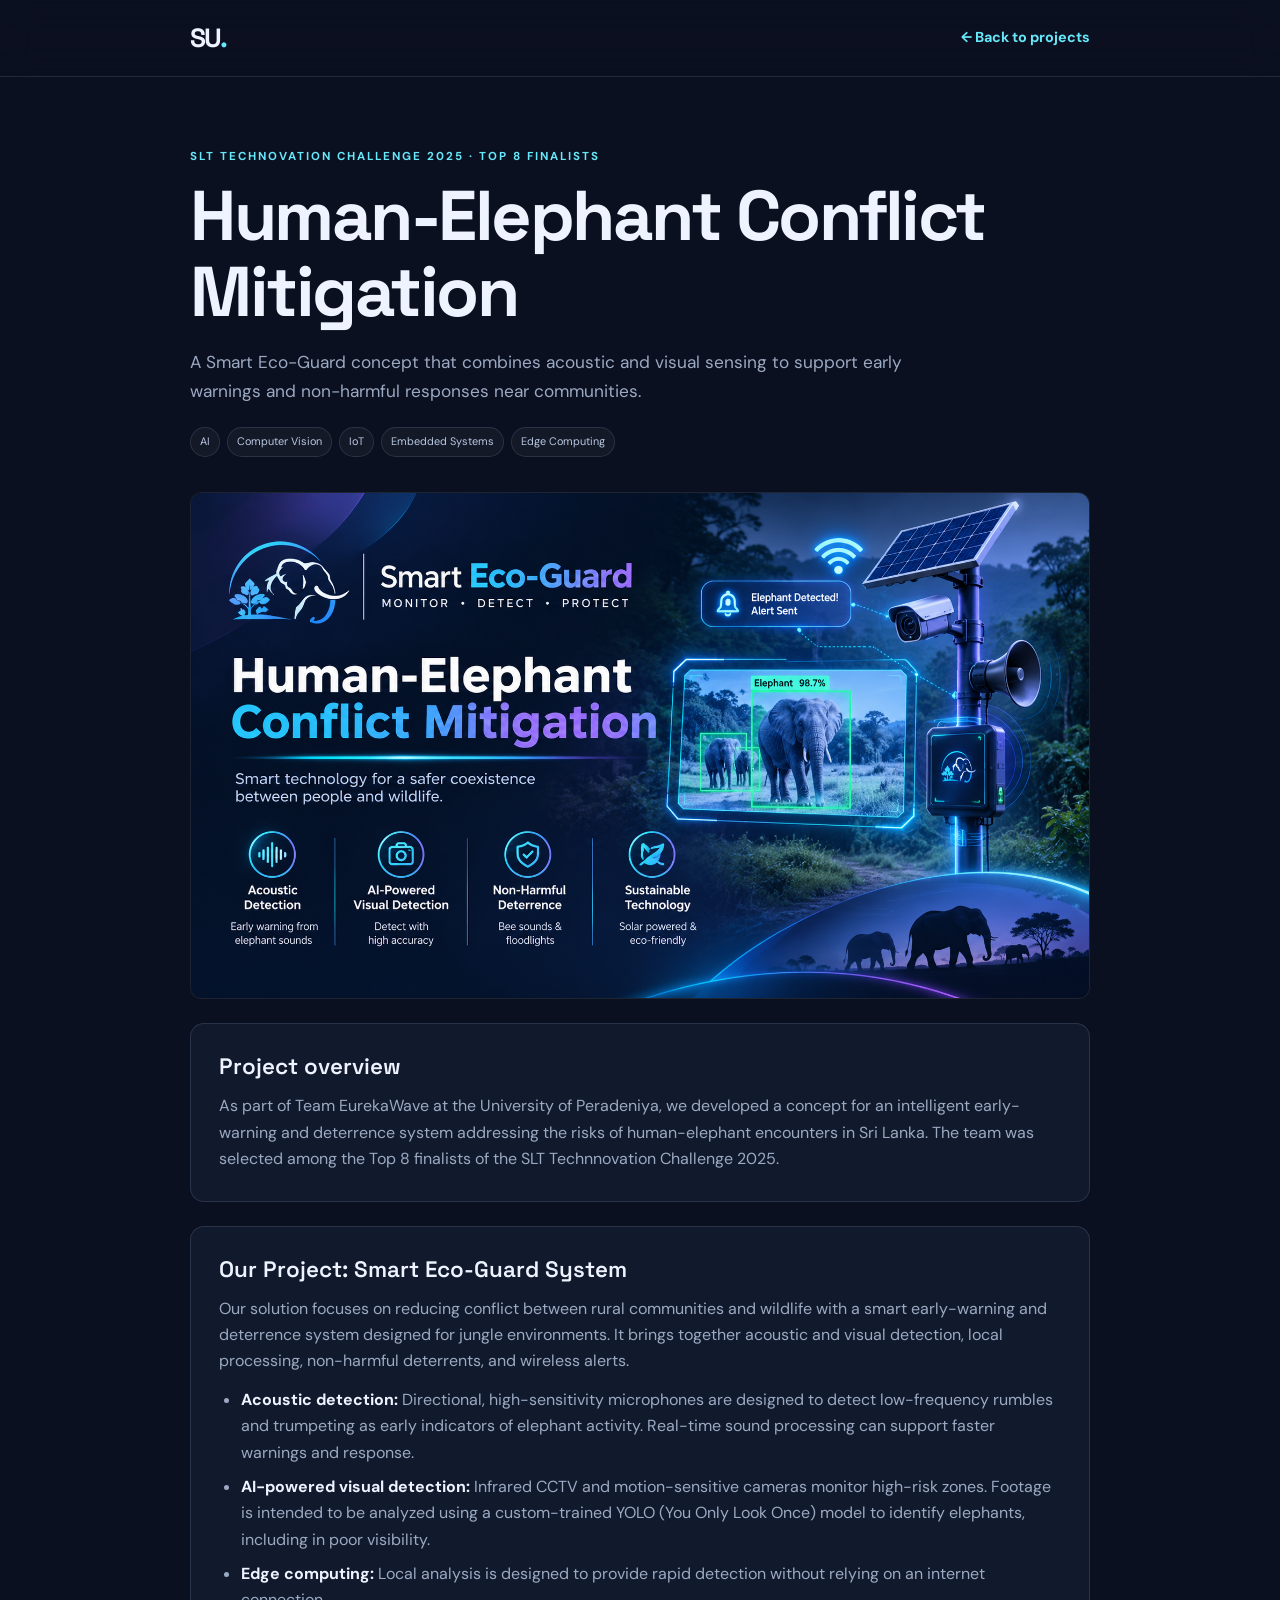
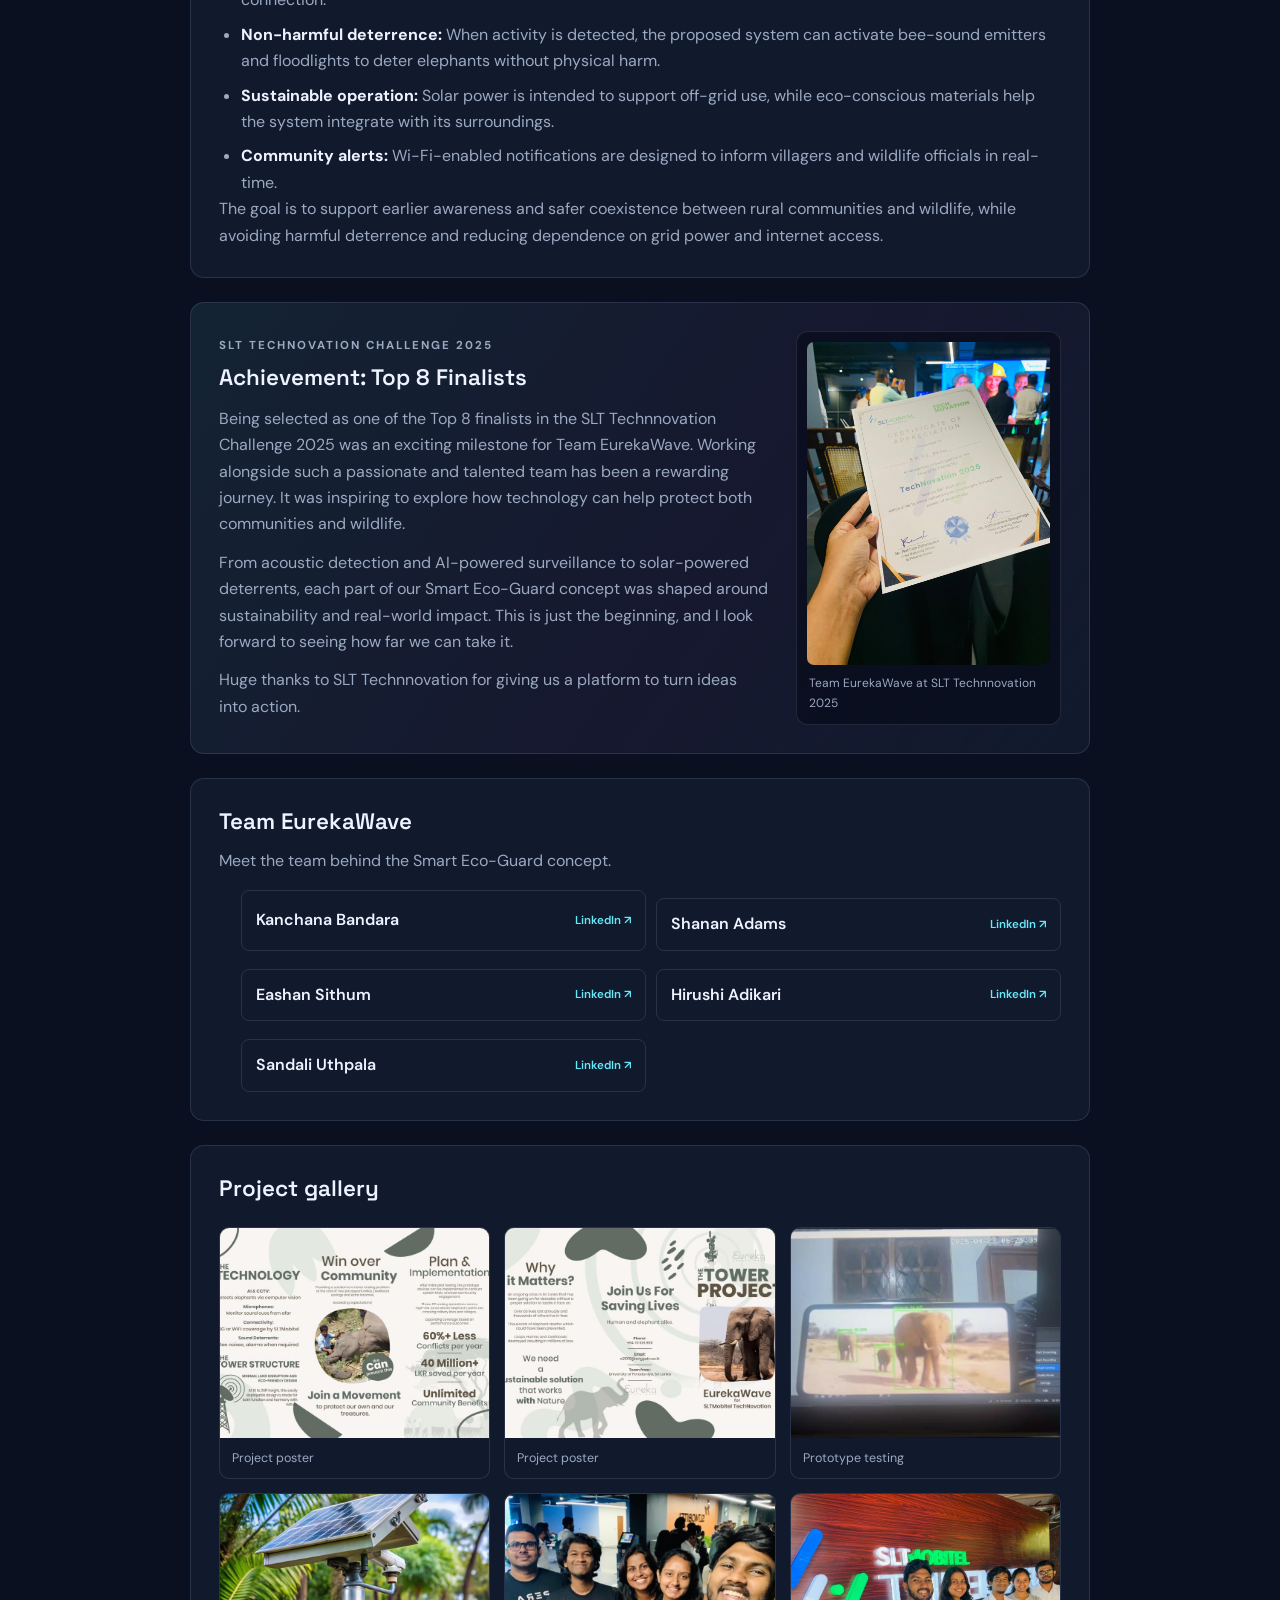
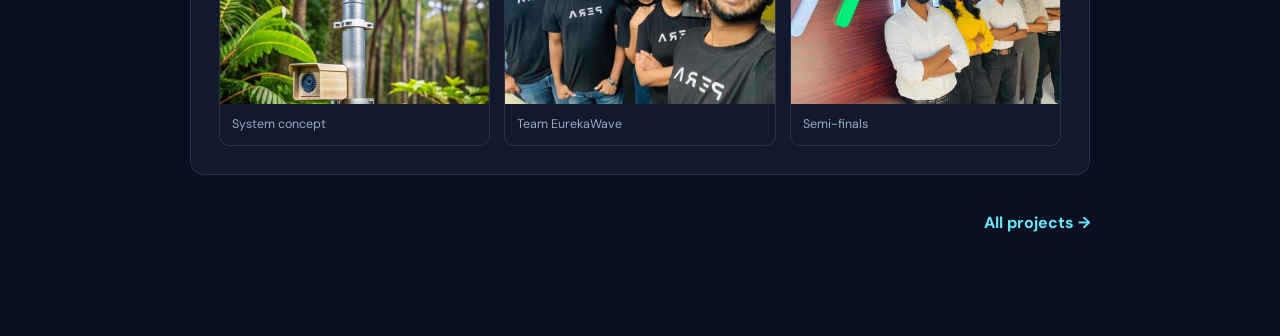
<file: projects/human-elephant-conflict.html>
<!doctype html>
<html lang="en">
  <head>
    <meta charset="UTF-8" />
    <meta name="viewport" content="width=device-width, initial-scale=1.0" />
    <meta
      name="description"
      content="Smart Eco-Guard early-warning concept for human-elephant conflict mitigation."
    />
    <title>Human-Elephant Conflict Mitigation — Sandali Uthpala</title>
    <link rel="preconnect" href="https://fonts.googleapis.com" />
    <link rel="preconnect" href="https://fonts.gstatic.com" crossorigin />
    <link
      href="https://fonts.googleapis.com/css2?family=DM+Sans:wght@400;500;600;700&family=Space+Grotesk:wght@400;500;600;700&display=swap"
      rel="stylesheet"
    />
    <link rel="stylesheet" href="../styles.css" />
  </head>
  <body>
    <header class="site-header">
      <nav class="nav detail-container" aria-label="Main navigation">
        <a class="brand" href="../index.html">SU<span>.</span></a>
        <a class="detail-back" href="../index.html#projects"
          >← Back to projects</a
        >
      </nav>
    </header>
    <main class="project-detail">
      <article class="detail-container">
        <div class="detail-heading">
          <p class="eyebrow">
            SLT TECHNOVATION CHALLENGE 2025 · TOP 8 FINALISTS
          </p>
          <h1>Human-Elephant Conflict Mitigation</h1>
          <p class="detail-summary">
            A Smart Eco-Guard concept that combines acoustic and visual sensing
            to support early warnings and non-harmful responses near
            communities.
          </p>
          <div class="tag-list detail-tags">
            <span>AI</span><span>Computer Vision</span><span>IoT</span>
            <span>Embedded Systems</span><span>Edge Computing</span>
          </div>
        </div>
        <img
          class="detail-media"
          src="../images/Human%E2%80%93Elephant%20Conflict%20Mitigation_2.png"
          alt="Smart Eco-Guard project showcase"
        />
        <section class="detail-panel">
          <h2>Project overview</h2>
          <p>
            As part of Team EurekaWave at the University of Peradeniya, we
            developed a concept for an intelligent early-warning and deterrence
            system addressing the risks of human-elephant encounters in Sri
            Lanka. The team was selected among the Top 8 finalists of the SLT
            Technnovation Challenge 2025.
          </p>
        </section>
        <section class="detail-panel">
          <h2>Our Project: Smart Eco-Guard System</h2>
          <p>
            Our solution focuses on reducing conflict between rural communities
            and wildlife with a smart early-warning and deterrence system
            designed for jungle environments. It brings together acoustic and
            visual detection, local processing, non-harmful deterrents, and
            wireless alerts.
          </p>
          <ul>
            <li>
              <strong>Acoustic detection:</strong> Directional, high-sensitivity
              microphones are designed to detect low-frequency rumbles and
              trumpeting as early indicators of elephant activity. Real-time
              sound processing can support faster warnings and response.
            </li>
            <li>
              <strong>AI-powered visual detection:</strong> Infrared CCTV and
              motion-sensitive cameras monitor high-risk zones. Footage is
              intended to be analyzed using a custom-trained YOLO (You Only Look
              Once) model to identify elephants, including in poor visibility.
            </li>
            <li>
              <strong>Edge computing:</strong> Local analysis is designed to
              provide rapid detection without relying on an internet connection.
            </li>
            <li>
              <strong>Non-harmful deterrence:</strong> When activity is
              detected, the proposed system can activate bee-sound emitters and
              floodlights to deter elephants without physical harm.
            </li>
            <li>
              <strong>Sustainable operation:</strong> Solar power is intended to
              support off-grid use, while eco-conscious materials help the
              system integrate with its surroundings.
            </li>
            <li>
              <strong>Community alerts:</strong> Wi-Fi-enabled notifications are
              designed to inform villagers and wildlife officials in real-time.
            </li>
          </ul>
          <p>
            The goal is to support earlier awareness and safer coexistence
            between rural communities and wildlife, while avoiding harmful
            deterrence and reducing dependence on grid power and internet
            access.
          </p>
        </section>
        <section class="detail-panel elephant-achievement">
          <div class="elephant-achievement-copy">
            <p class="eyebrow">SLT TECHNOVATION CHALLENGE 2025</p>
            <h2>Achievement: Top 8 Finalists</h2>
            <p>
              Being selected as one of the Top 8 finalists in the SLT
              Technnovation Challenge 2025 was an exciting milestone for Team
              EurekaWave. Working alongside such a passionate and talented team
              has been a rewarding journey. It was inspiring to explore how
              technology can help protect both communities and wildlife.
            </p>
            <p>
              From acoustic detection and AI-powered surveillance to
              solar-powered deterrents, each part of our Smart Eco-Guard concept
              was shaped around sustainability and real-world impact. This is
              just the beginning, and I look forward to seeing how far we can
              take it.
            </p>
            <p>
              Huge thanks to SLT Technnovation for giving us a platform to turn
              ideas into action.
            </p>
          </div>
          <figure class="elephant-achievement-image">
            <img
              src="../images/Human-Elephant%20Conflict%20Mitigation/Achievement.jpg"
              alt="Team EurekaWave's certificate of appreciation at SLT Technnovation 2025"
              loading="lazy"
            />
            <figcaption>Team EurekaWave at SLT Technnovation 2025</figcaption>
          </figure>
        </section>
        <section class="detail-panel solar-team-panel">
          <h2>Team EurekaWave</h2>
          <p>Meet the team behind the Smart Eco-Guard concept.</p>
          <ul class="solar-team-list">
            <li>
              <a
                href="https://www.linkedin.com/in/kanchana-bandara-b68624287/"
                target="_blank"
                rel="noreferrer"
                >Kanchana Bandara <span>LinkedIn ↗</span></a
              >
            </li>
            <li>
              <a
                href="https://www.linkedin.com/in/shanan-adams/"
                target="_blank"
                rel="noreferrer"
                >Shanan Adams <span>LinkedIn ↗</span></a
              >
            </li>
            <li>
              <a
                href="https://www.linkedin.com/in/esithum/"
                target="_blank"
                rel="noreferrer"
                >Eashan Sithum <span>LinkedIn ↗</span></a
              >
            </li>
            <li>
              <a
                href="https://www.linkedin.com/in/hirushi-adikari/"
                target="_blank"
                rel="noreferrer"
                >Hirushi Adikari <span>LinkedIn ↗</span></a
              >
            </li>
            <li>
              <a
                href="https://www.linkedin.com/in/sandali-uthpala-7195ab302"
                target="_blank"
                rel="noreferrer"
                >Sandali Uthpala <span>LinkedIn ↗</span></a
              >
            </li>
          </ul>
        </section>
        <section class="detail-panel">
          <h2>Project gallery</h2>
          <div class="detail-gallery">
            <figure>
              <img
                src="../images/Human-Elephant%20Conflict%20Mitigation/Poster%201.jpg"
                alt="Smart Eco-Guard project poster"
                loading="lazy"
              />
              <figcaption>Project poster</figcaption>
            </figure>
            <figure>
              <img
                src="../images/Human-Elephant%20Conflict%20Mitigation/Poster%202.jpg"
                alt="Additional Smart Eco-Guard project poster"
                loading="lazy"
              />
              <figcaption>Project poster</figcaption>
            </figure>
            <figure>
              <img
                src="../images/Human-Elephant%20Conflict%20Mitigation/Results%20Testing.jpg"
                alt="Project prototype testing"
                loading="lazy"
              />
              <figcaption>Prototype testing</figcaption>
            </figure>
            <figure>
              <img
                src="../images/Human-Elephant%20Conflict%20Mitigation/System.jpg"
                alt="Smart Eco-Guard system concept"
                loading="lazy"
              />
              <figcaption>System concept</figcaption>
            </figure>
            <figure>
              <img
                src="../images/Human-Elephant%20Conflict%20Mitigation/Team%201.jpg"
                alt="Team EurekaWave"
                loading="lazy"
              />
              <figcaption>Team EurekaWave</figcaption>
            </figure>
            <figure>
              <img
                src="../images/Human-Elephant%20Conflict%20Mitigation/Team%20at%20Semi%20Finals.jpg"
                alt="Team EurekaWave at the semi-finals"
                loading="lazy"
              />
              <figcaption>Semi-finals</figcaption>
            </figure>
          </div>
        </section>
        <div class="detail-footer detail-footer-single">
          <a href="../index.html#projects">All projects →</a>
        </div>
      </article>
    </main>
  </body>
</html>
</file>
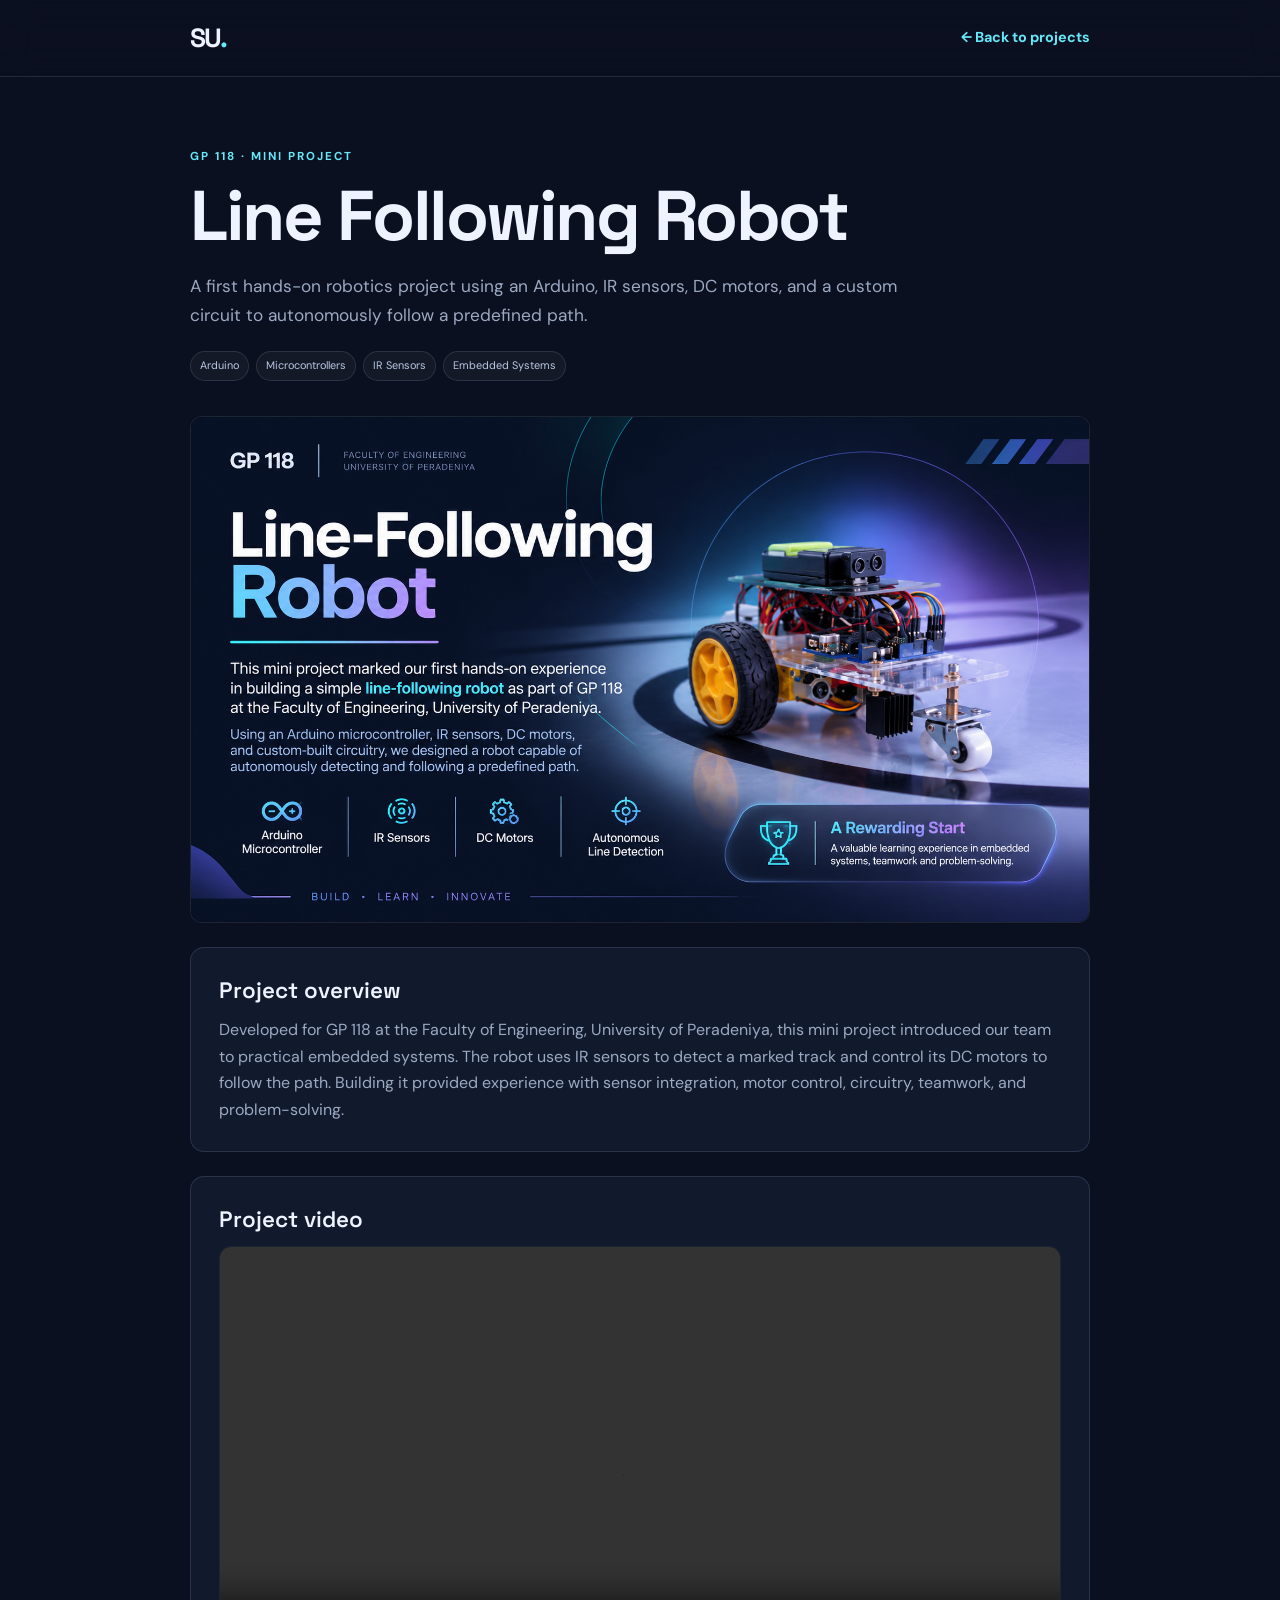
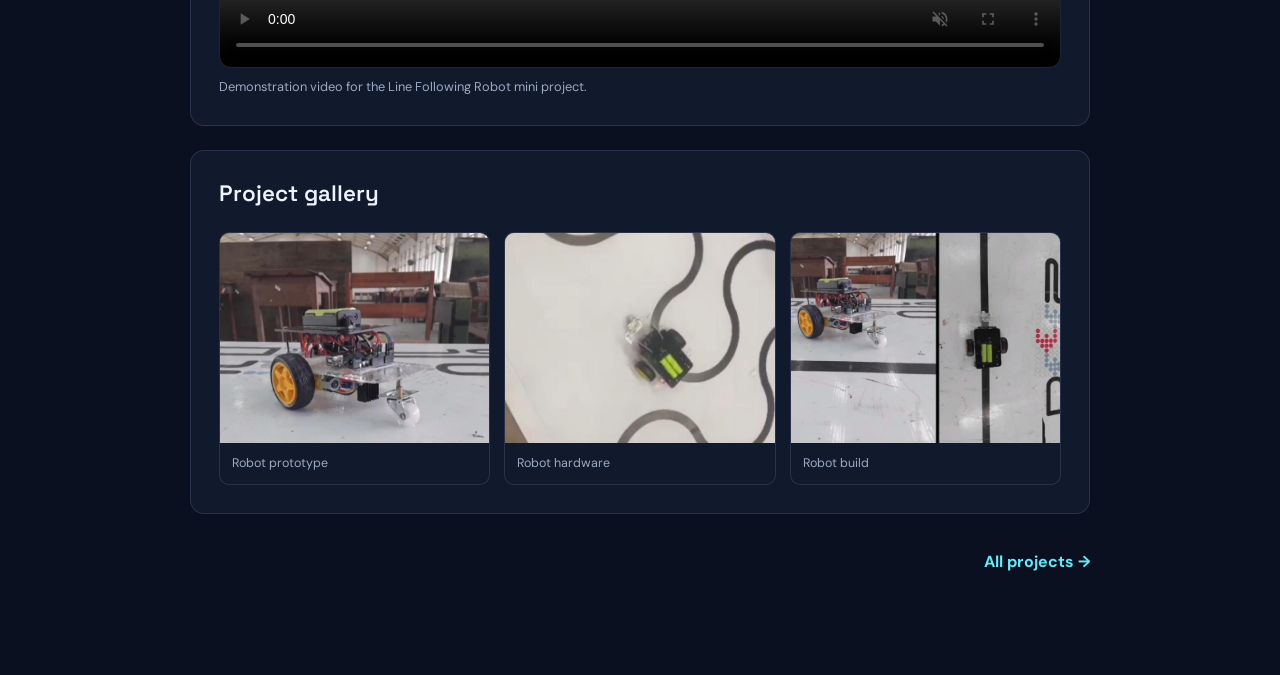
<file: projects/line-following-robot.html>
<!doctype html>
<html lang="en">
  <head>
    <meta charset="UTF-8" />
    <meta name="viewport" content="width=device-width, initial-scale=1.0" />
    <meta
      name="description"
      content="Arduino-based line-following robot mini project for GP 118."
    />
    <title>Line Following Robot — Sandali Uthpala</title>
    <link rel="preconnect" href="https://fonts.googleapis.com" />
    <link rel="preconnect" href="https://fonts.gstatic.com" crossorigin />
    <link
      href="https://fonts.googleapis.com/css2?family=DM+Sans:wght@400;500;600;700&family=Space+Grotesk:wght@400;500;600;700&display=swap"
      rel="stylesheet"
    />
    <link rel="stylesheet" href="../styles.css" />
  </head>
  <body>
    <header class="site-header">
      <nav class="nav detail-container" aria-label="Main navigation">
        <a class="brand" href="../index.html">SU<span>.</span></a>
        <a class="detail-back" href="../index.html#projects">← Back to projects</a>
      </nav>
    </header>
    <main class="project-detail">
      <article class="detail-container">
        <div class="detail-heading">
          <p class="eyebrow">GP 118 · MINI PROJECT</p>
          <h1>Line Following Robot</h1>
          <p class="detail-summary">
            A first hands-on robotics project using an Arduino, IR sensors, DC
            motors, and a custom circuit to autonomously follow a predefined
            path.
          </p>
          <div class="tag-list detail-tags">
            <span>Arduino</span><span>Microcontrollers</span>
            <span>IR Sensors</span><span>Embedded Systems</span>
          </div>
        </div>
        <img
          class="detail-media"
          src="../images/Line-Following%20Robot_%20A%20Rewarding%20Start.png"
          alt="Line Following Robot project showcase"
        />
        <section class="detail-panel">
          <h2>Project overview</h2>
          <p>
            Developed for GP 118 at the Faculty of Engineering, University of
            Peradeniya, this mini project introduced our team to practical
            embedded systems. The robot uses IR sensors to detect a marked
            track and control its DC motors to follow the path. Building it
            provided experience with sensor integration, motor control,
            circuitry, teamwork, and problem-solving.
          </p>
        </section>
        <section class="detail-panel">
          <h2>Project video</h2>
          <video
            class="detail-video"
            controls
            autoplay
            muted
            preload="metadata"
            aria-label="Line Following Robot demonstration"
          >
            <source
              src="../videos/Line%20Following%20Robot.mp4"
              type="video/mp4"
            />
            Your browser does not support HTML video.
          </video>
          <p class="detail-media-caption">
            Demonstration video for the Line Following Robot mini project.
          </p>
        </section>
        <section class="detail-panel">
          <h2>Project gallery</h2>
          <div class="detail-gallery">
            <figure><img src="../images/Line%20Following%20Robot/Robot.jpg" alt="Line-following robot prototype" loading="lazy" /><figcaption>Robot prototype</figcaption></figure>
            <figure><img src="../images/Line%20Following%20Robot/Robot%202.jpg" alt="Line-following robot hardware" loading="lazy" /><figcaption>Robot hardware</figcaption></figure>
            <figure><img src="../images/Line%20Following%20Robot/Robot%203.jpg" alt="Line-following robot build" loading="lazy" /><figcaption>Robot build</figcaption></figure>
          </div>
        </section>
        <div class="detail-footer detail-footer-single">
          <a href="../index.html#projects">All projects →</a>
        </div>
      </article>
    </main>
  </body>
</html>
</file>
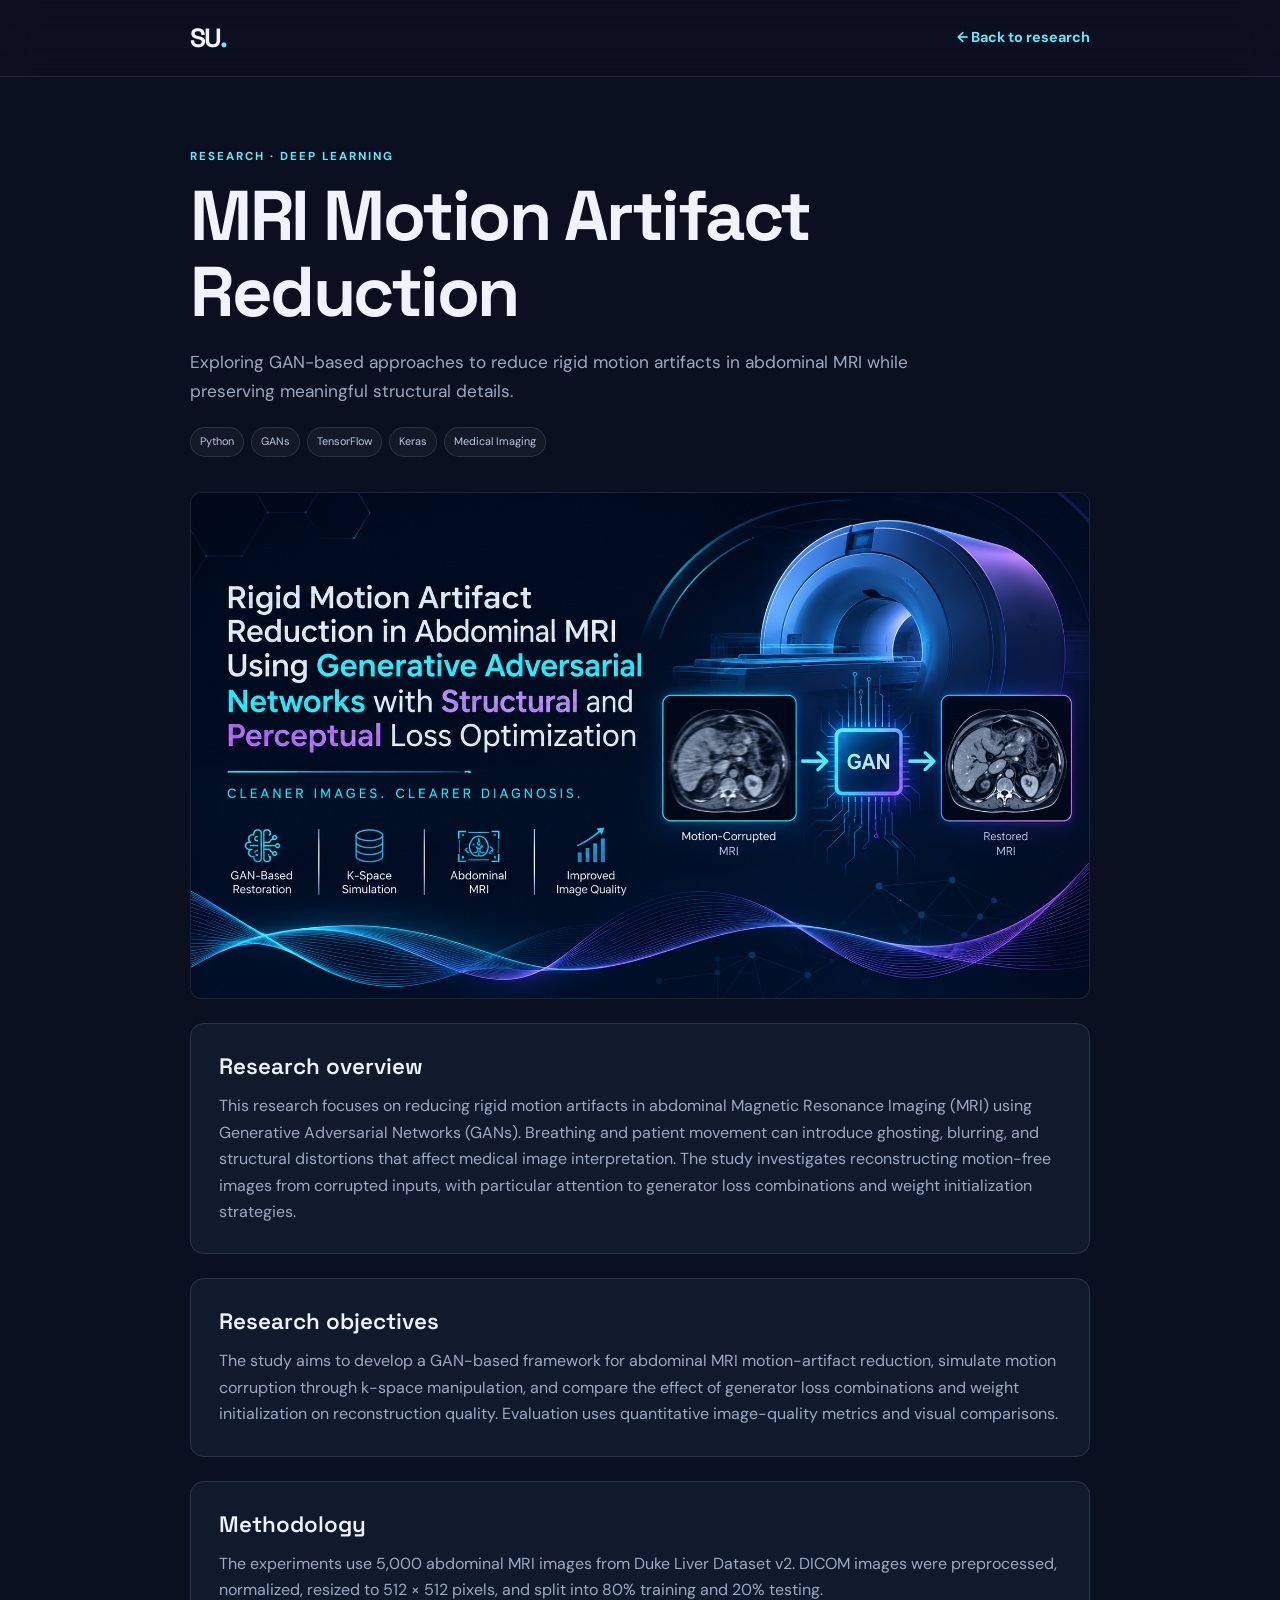
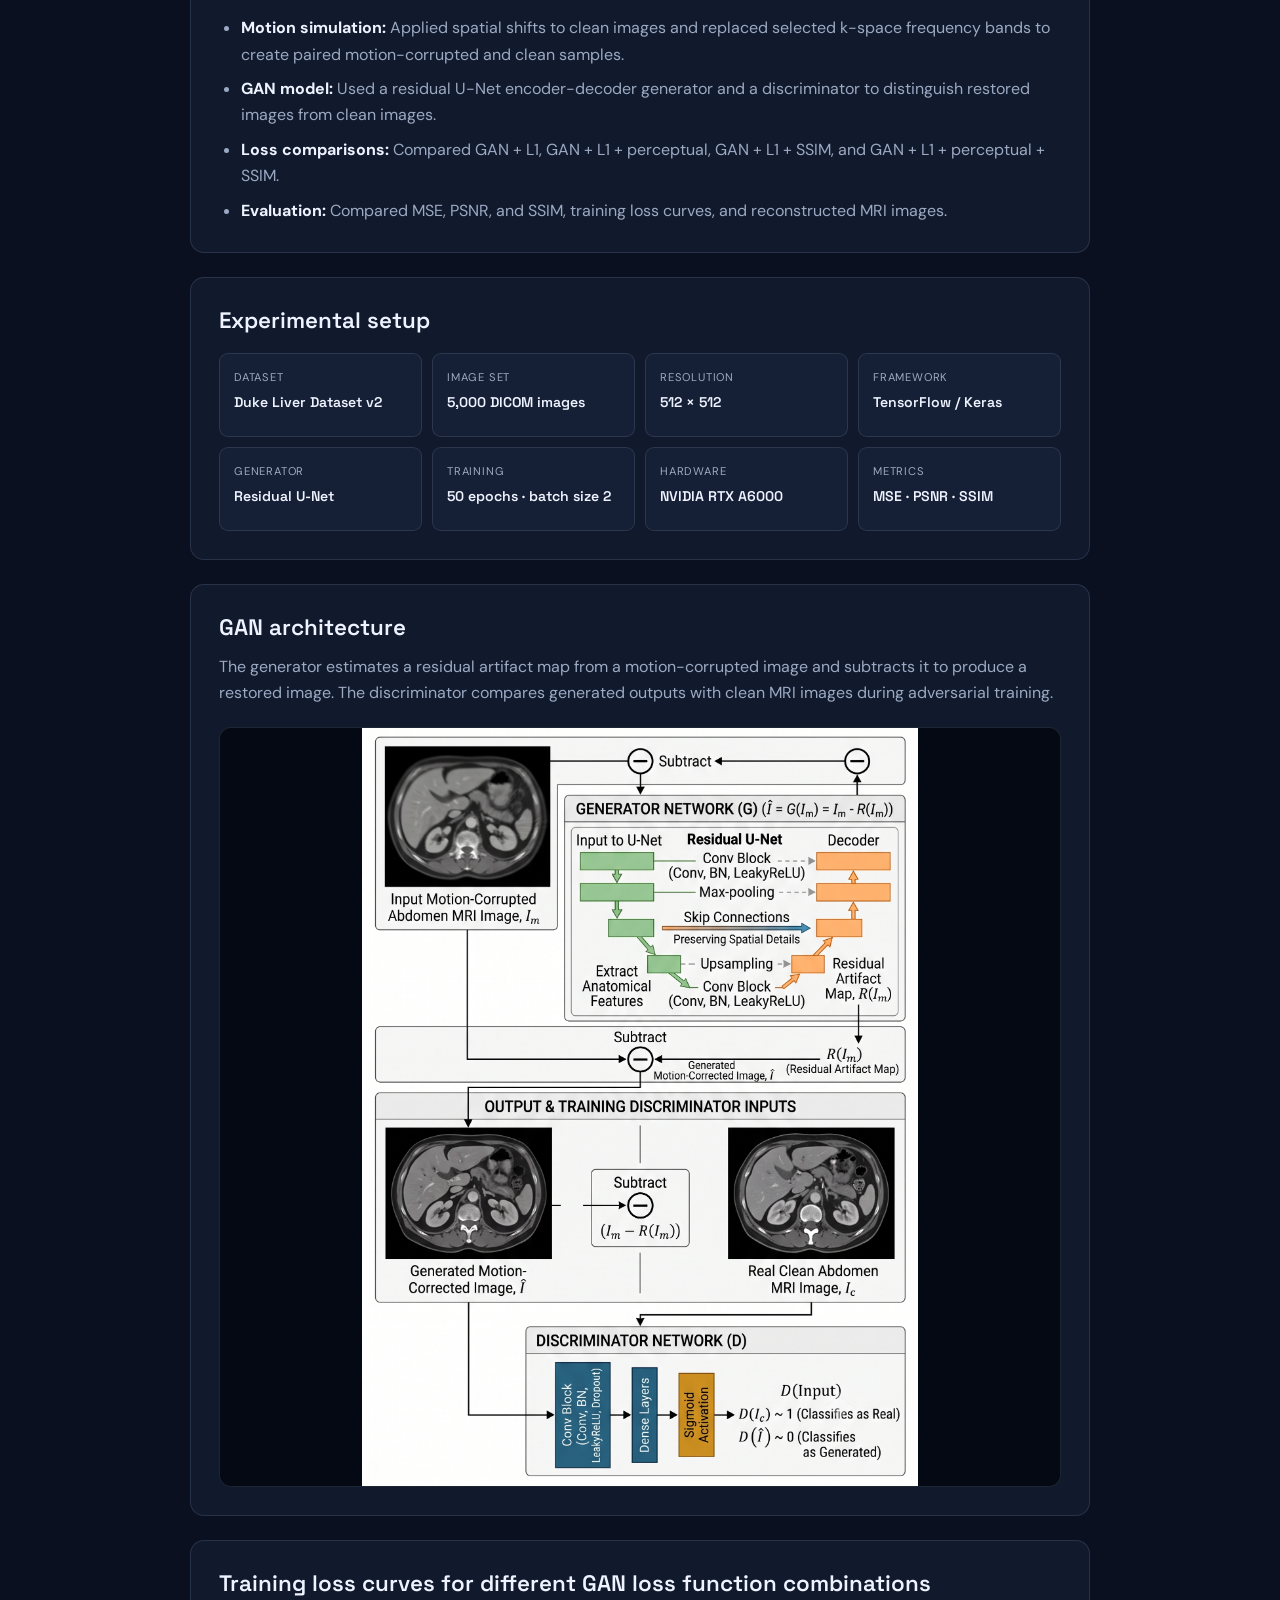
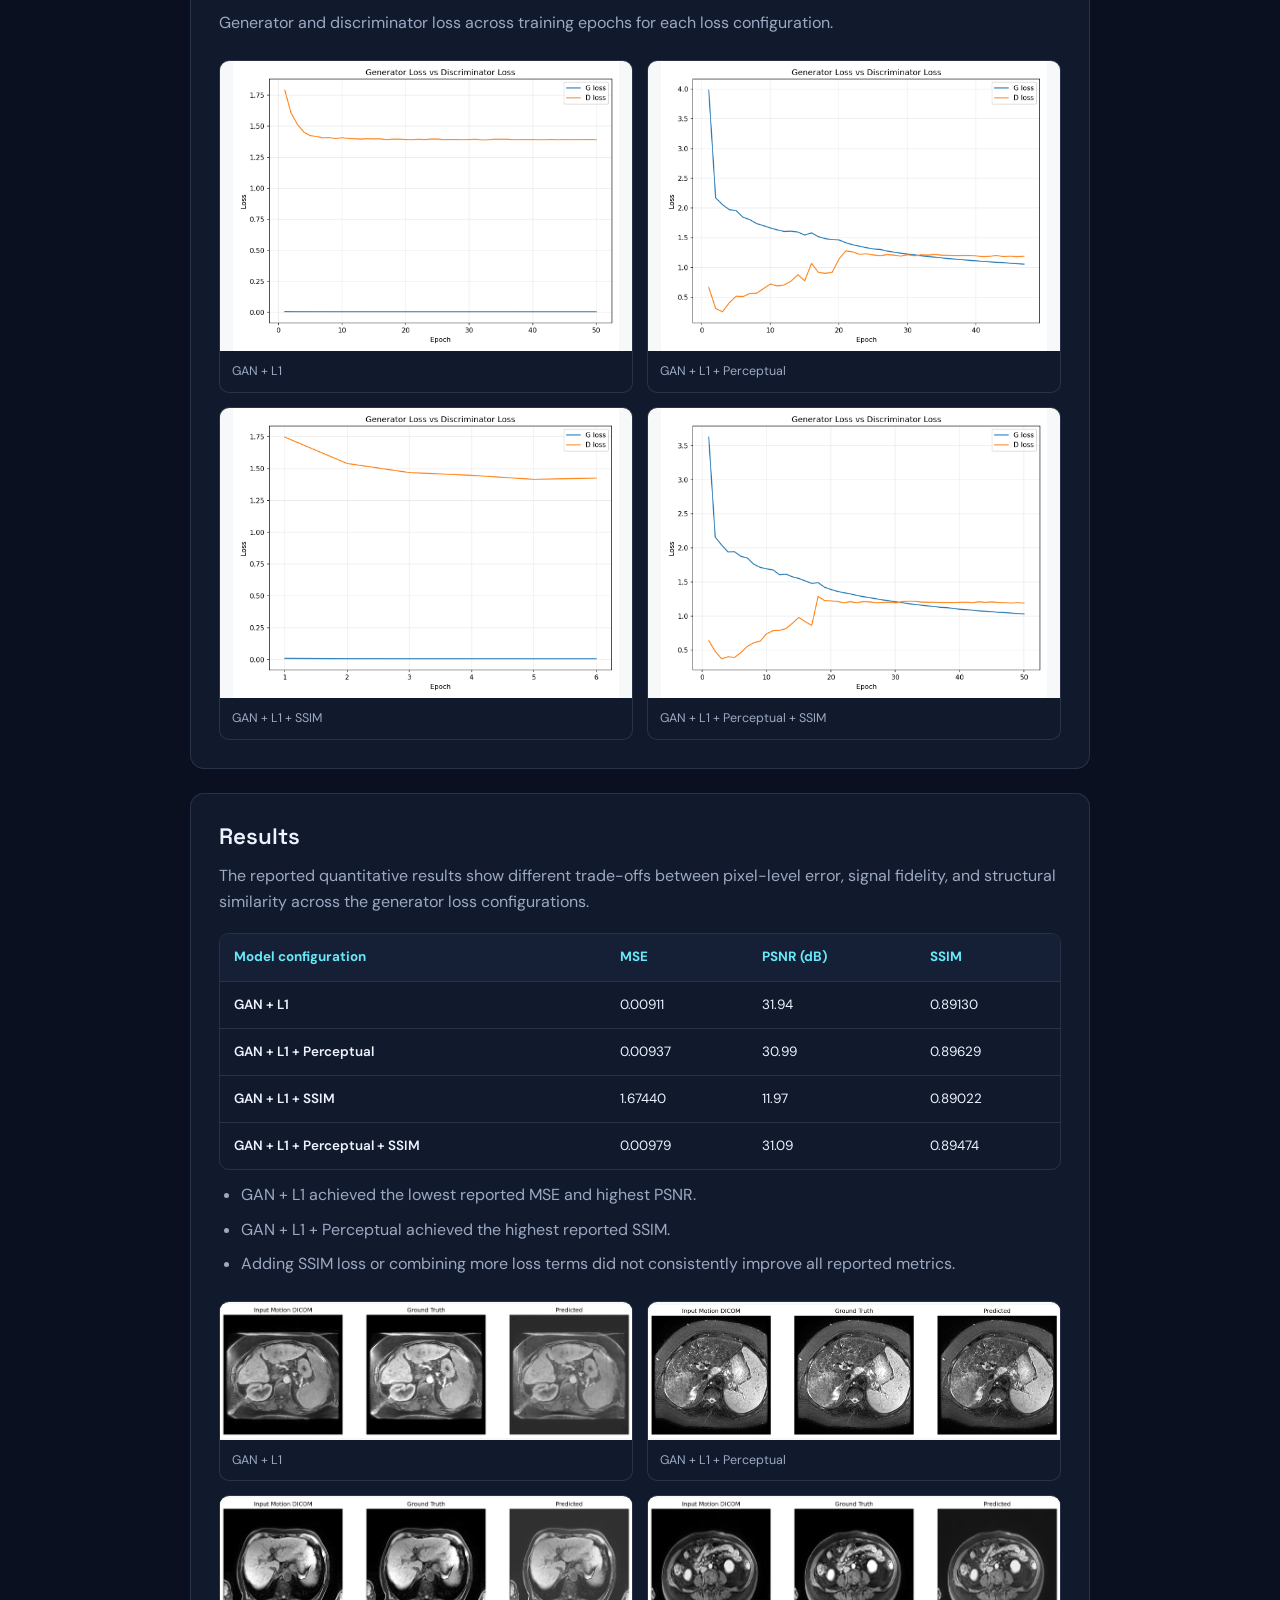
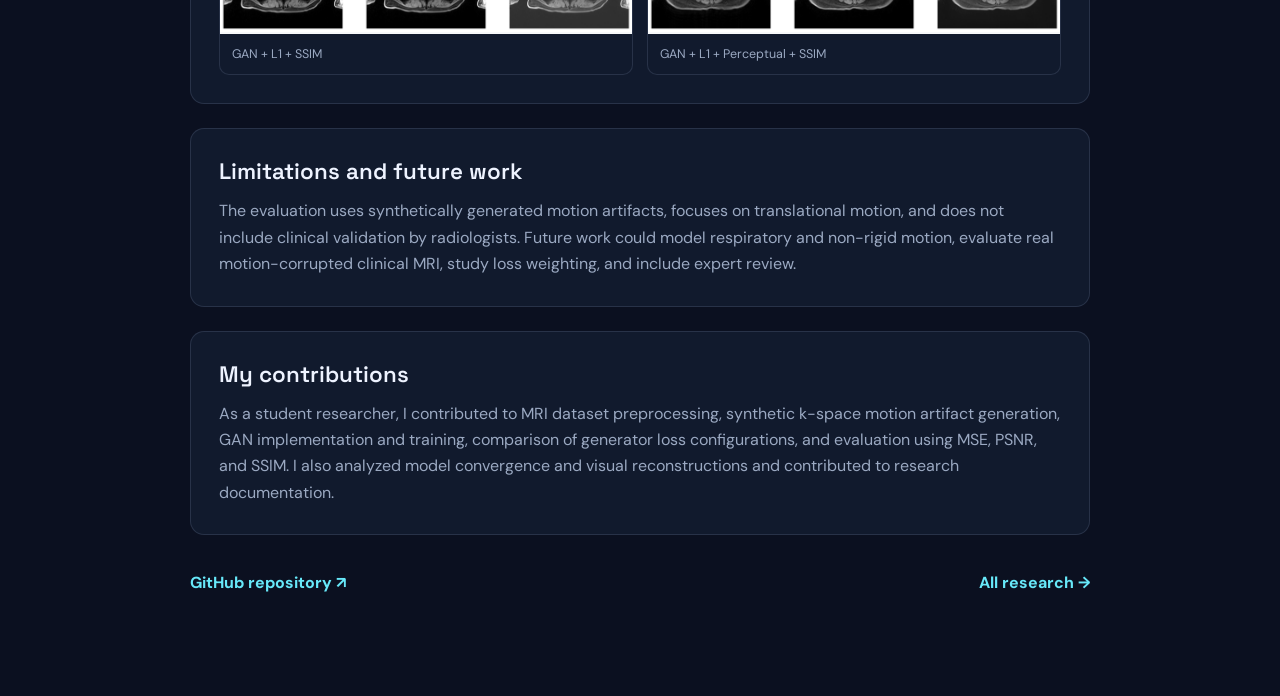
<file: projects/mri-motion-artifact-reduction.html>
<!doctype html>
<html lang="en">
  <head>
    <meta charset="UTF-8" />
    <meta name="viewport" content="width=device-width, initial-scale=1.0" />
    <meta
      name="description"
      content="Research exploring GAN-based motion artifact reduction in abdominal MRI."
    />
    <title>MRI Motion Artifact Reduction — Sandali Uthpala</title>
    <link rel="preconnect" href="https://fonts.googleapis.com" />
    <link rel="preconnect" href="https://fonts.gstatic.com" crossorigin />
    <link
      href="https://fonts.googleapis.com/css2?family=DM+Sans:wght@400;500;600;700&family=Space+Grotesk:wght@400;500;600;700&display=swap"
      rel="stylesheet"
    />
    <link rel="stylesheet" href="../styles.css" />
  </head>
  <body>
    <header class="site-header">
      <nav class="nav detail-container" aria-label="Main navigation">
        <a class="brand" href="../index.html">SU<span>.</span></a>
        <a class="detail-back" href="../index.html#research">← Back to research</a>
      </nav>
    </header>
    <main class="project-detail">
      <article class="detail-container">
        <div class="detail-heading">
          <p class="eyebrow">RESEARCH · DEEP LEARNING</p>
          <h1>MRI Motion Artifact Reduction</h1>
          <p class="detail-summary">
            Exploring GAN-based approaches to reduce rigid motion artifacts in
            abdominal MRI while preserving meaningful structural details.
          </p>
          <div class="tag-list detail-tags">
            <span>Python</span><span>GANs</span><span>TensorFlow</span>
            <span>Keras</span><span>Medical Imaging</span>
          </div>
        </div>
        <img
          class="detail-media"
          src="../images/MRI%20Restoration%20Workflow.png"
          alt="MRI restoration workflow for reducing motion artifacts with a GAN"
        />
        <section class="detail-panel">
          <h2>Research overview</h2>
          <p>
            This research focuses on reducing rigid motion artifacts in
            abdominal Magnetic Resonance Imaging (MRI) using Generative
            Adversarial Networks (GANs). Breathing and patient movement can
            introduce ghosting, blurring, and structural distortions that
            affect medical image interpretation. The study investigates
            reconstructing motion-free images from corrupted inputs, with
            particular attention to generator loss combinations and weight
            initialization strategies.
          </p>
        </section>
        <section class="detail-panel">
          <h2>Research objectives</h2>
          <p>
            The study aims to develop a GAN-based framework for abdominal MRI
            motion-artifact reduction, simulate motion corruption through
            k-space manipulation, and compare the effect of generator loss
            combinations and weight initialization on reconstruction quality.
            Evaluation uses quantitative image-quality metrics and visual
            comparisons.
          </p>
        </section>
        <section class="detail-panel">
          <h2>Methodology</h2>
          <p>
            The experiments use 5,000 abdominal MRI images from Duke Liver
            Dataset v2. DICOM images were preprocessed, normalized, resized to
            512 × 512 pixels, and split into 80% training and 20% testing.
          </p>
          <ul>
            <li>
              <strong>Motion simulation:</strong> Applied spatial shifts to
              clean images and replaced selected k-space frequency bands to
              create paired motion-corrupted and clean samples.
            </li>
            <li>
              <strong>GAN model:</strong> Used a residual U-Net
              encoder-decoder generator and a discriminator to distinguish
              restored images from clean images.
            </li>
            <li>
              <strong>Loss comparisons:</strong> Compared GAN + L1, GAN + L1 +
              perceptual, GAN + L1 + SSIM, and GAN + L1 + perceptual + SSIM.
            </li>
            <li>
              <strong>Evaluation:</strong> Compared MSE, PSNR, and SSIM,
              training loss curves, and reconstructed MRI images.
            </li>
          </ul>
        </section>
        <section class="detail-panel">
          <h2>Experimental setup</h2>
          <div class="research-facts">
            <div><span>Dataset</span><strong>Duke Liver Dataset v2</strong></div>
            <div><span>Image set</span><strong>5,000 DICOM images</strong></div>
            <div><span>Resolution</span><strong>512 × 512</strong></div>
            <div><span>Framework</span><strong>TensorFlow / Keras</strong></div>
            <div><span>Generator</span><strong>Residual U-Net</strong></div>
            <div><span>Training</span><strong>50 epochs · batch size 2</strong></div>
            <div><span>Hardware</span><strong>NVIDIA RTX A6000</strong></div>
            <div><span>Metrics</span><strong>MSE · PSNR · SSIM</strong></div>
          </div>
        </section>
        <section class="detail-panel">
          <h2>GAN architecture</h2>
          <p>
            The generator estimates a residual artifact map from a
            motion-corrupted image and subtracts it to produce a restored
            image. The discriminator compares generated outputs with clean
            MRI images during adversarial training.
          </p>
          <img
            class="detail-media research-architecture-image"
            src="../images/MRI%20Motion%20Artifact%20Reduction/GAN%20Architecture.png"
            alt="GAN architecture for MRI motion artifact reduction, showing the residual U-Net generator and discriminator"
            loading="lazy"
          />
        </section>
        <section class="detail-panel">
          <h2>Training loss curves for different GAN loss function combinations</h2>
          <p>
            Generator and discriminator loss across training epochs for each
            loss configuration.
          </p>
          <div class="detail-gallery research-gallery">
            <figure>
              <img
                src="../images/MRI%20Motion%20Artifact%20Reduction/gan_l1_loss_Model%20Result.png"
                alt="Generator and discriminator training losses for GAN plus L1"
                loading="lazy"
              />
              <figcaption>GAN + L1</figcaption>
            </figure>
            <figure>
              <img
                src="../images/MRI%20Motion%20Artifact%20Reduction/gan_l1_perceptual_loss_Model%20Result.png"
                alt="Generator and discriminator training losses for GAN plus L1 and perceptual loss"
                loading="lazy"
              />
              <figcaption>GAN + L1 + Perceptual</figcaption>
            </figure>
            <figure>
              <img
                src="../images/MRI%20Motion%20Artifact%20Reduction/gan_l1_ssim_loss_Model%20Result.png"
                alt="Generator and discriminator training losses for GAN plus L1 and SSIM loss"
                loading="lazy"
              />
              <figcaption>GAN + L1 + SSIM</figcaption>
            </figure>
            <figure>
              <img
                src="../images/MRI%20Motion%20Artifact%20Reduction/gan_l1_perceptual_ssim_loss_Model%20Result.png"
                alt="Generator and discriminator training losses for GAN plus L1, perceptual, and SSIM losses"
                loading="lazy"
              />
              <figcaption>GAN + L1 + Perceptual + SSIM</figcaption>
            </figure>
          </div>
        </section>
        <section class="detail-panel">
          <h2>Results</h2>
          <p>
            The reported quantitative results show different trade-offs between
            pixel-level error, signal fidelity, and structural similarity
            across the generator loss configurations.
          </p>
          <div class="research-table-wrap">
            <table class="research-table">
              <thead>
                <tr>
                  <th scope="col">Model configuration</th>
                  <th scope="col">MSE</th>
                  <th scope="col">PSNR (dB)</th>
                  <th scope="col">SSIM</th>
                </tr>
              </thead>
              <tbody>
                <tr><th scope="row">GAN + L1</th><td>0.00911</td><td>31.94</td><td>0.89130</td></tr>
                <tr><th scope="row">GAN + L1 + Perceptual</th><td>0.00937</td><td>30.99</td><td>0.89629</td></tr>
                <tr><th scope="row">GAN + L1 + SSIM</th><td>1.67440</td><td>11.97</td><td>0.89022</td></tr>
                <tr><th scope="row">GAN + L1 + Perceptual + SSIM</th><td>0.00979</td><td>31.09</td><td>0.89474</td></tr>
              </tbody>
            </table>
          </div>
          <ul>
            <li>GAN + L1 achieved the lowest reported MSE and highest PSNR.</li>
            <li>GAN + L1 + Perceptual achieved the highest reported SSIM.</li>
            <li>
              Adding SSIM loss or combining more loss terms did not consistently
              improve all reported metrics.
            </li>
          </ul>
          <div class="detail-gallery research-gallery research-results">
            <figure>
              <img
                src="../images/MRI%20Motion%20Artifact%20Reduction/result_gan_l1.png"
                alt="Motion-corrupted MRI, clean ground truth, and GAN plus L1 prediction"
                loading="lazy"
              />
              <figcaption>GAN + L1</figcaption>
            </figure>
            <figure>
              <img
                src="../images/MRI%20Motion%20Artifact%20Reduction/result_gan_l1_perceptual.jpeg"
                alt="Motion-corrupted MRI, clean ground truth, and GAN plus L1 and perceptual prediction"
                loading="lazy"
              />
              <figcaption>GAN + L1 + Perceptual</figcaption>
            </figure>
            <figure>
              <img
                src="../images/MRI%20Motion%20Artifact%20Reduction/result_gan_l1_ssim.png"
                alt="Motion-corrupted MRI, clean ground truth, and GAN plus L1 and SSIM prediction"
                loading="lazy"
              />
              <figcaption>GAN + L1 + SSIM</figcaption>
            </figure>
            <figure>
              <img
                src="../images/MRI%20Motion%20Artifact%20Reduction/result_gan_l1_perceptual_ssim.png"
                alt="Motion-corrupted MRI, clean ground truth, and GAN plus L1, perceptual, and SSIM prediction"
                loading="lazy"
              />
              <figcaption>GAN + L1 + Perceptual + SSIM</figcaption>
            </figure>
          </div>
        </section>
        <section class="detail-panel">
          <h2>Limitations and future work</h2>
          <p>
            The evaluation uses synthetically generated motion artifacts,
            focuses on translational motion, and does not include clinical
            validation by radiologists. Future work could model respiratory
            and non-rigid motion, evaluate real motion-corrupted clinical MRI,
            study loss weighting, and include expert review.
          </p>
        </section>
        <section class="detail-panel">
          <h2>My contributions</h2>
          <p>
            As a student researcher, I contributed to MRI dataset preprocessing,
            synthetic k-space motion artifact generation, GAN implementation
            and training, comparison of generator loss configurations, and
            evaluation using MSE, PSNR, and SSIM. I also analyzed model
            convergence and visual reconstructions and contributed to research
            documentation.
          </p>
        </section>
        <div class="detail-footer">
          <a
            href="https://github.com/JASUthpala/Motion-Artifact-Reduction-in-Abdominal-MRIs"
            target="_blank"
            rel="noreferrer"
            >GitHub repository ↗</a
          >
          <a href="../index.html#research">All research →</a>
        </div>
      </article>
    </main>
  </body>
</html>
</file>
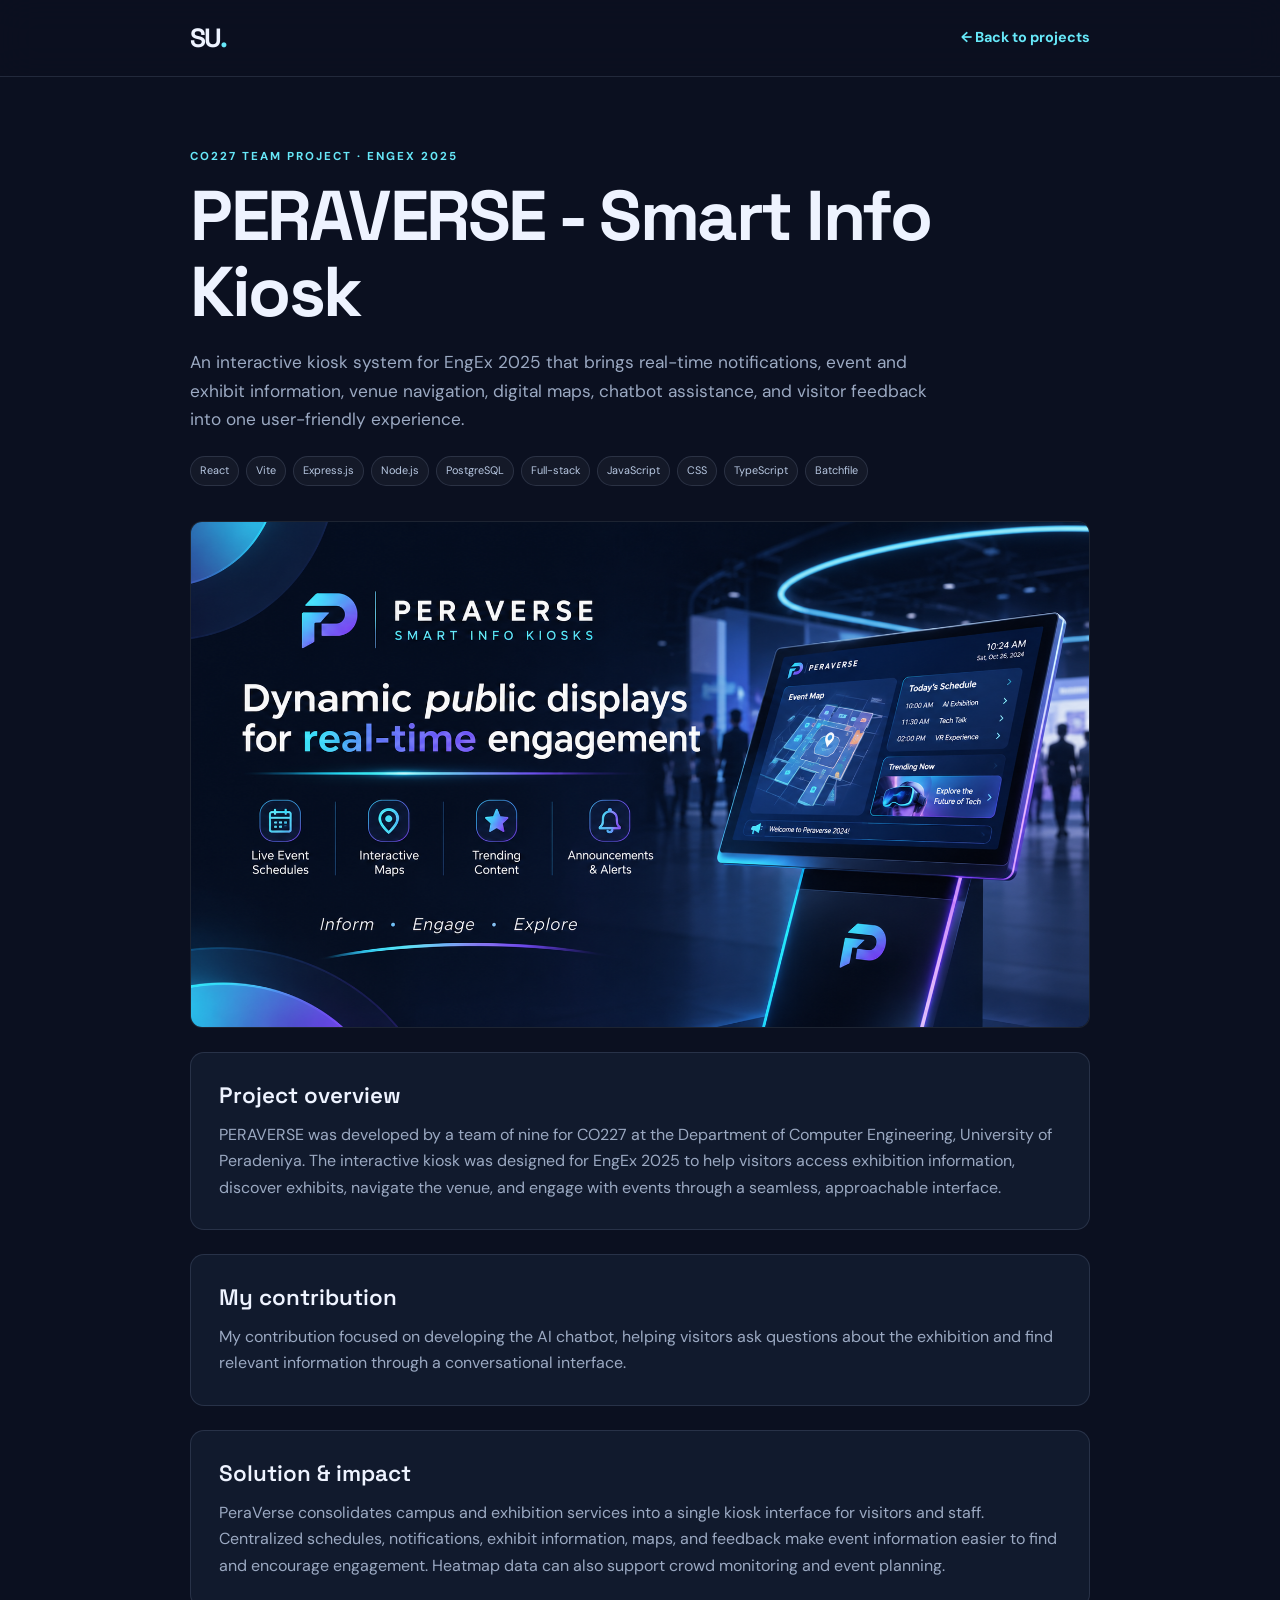
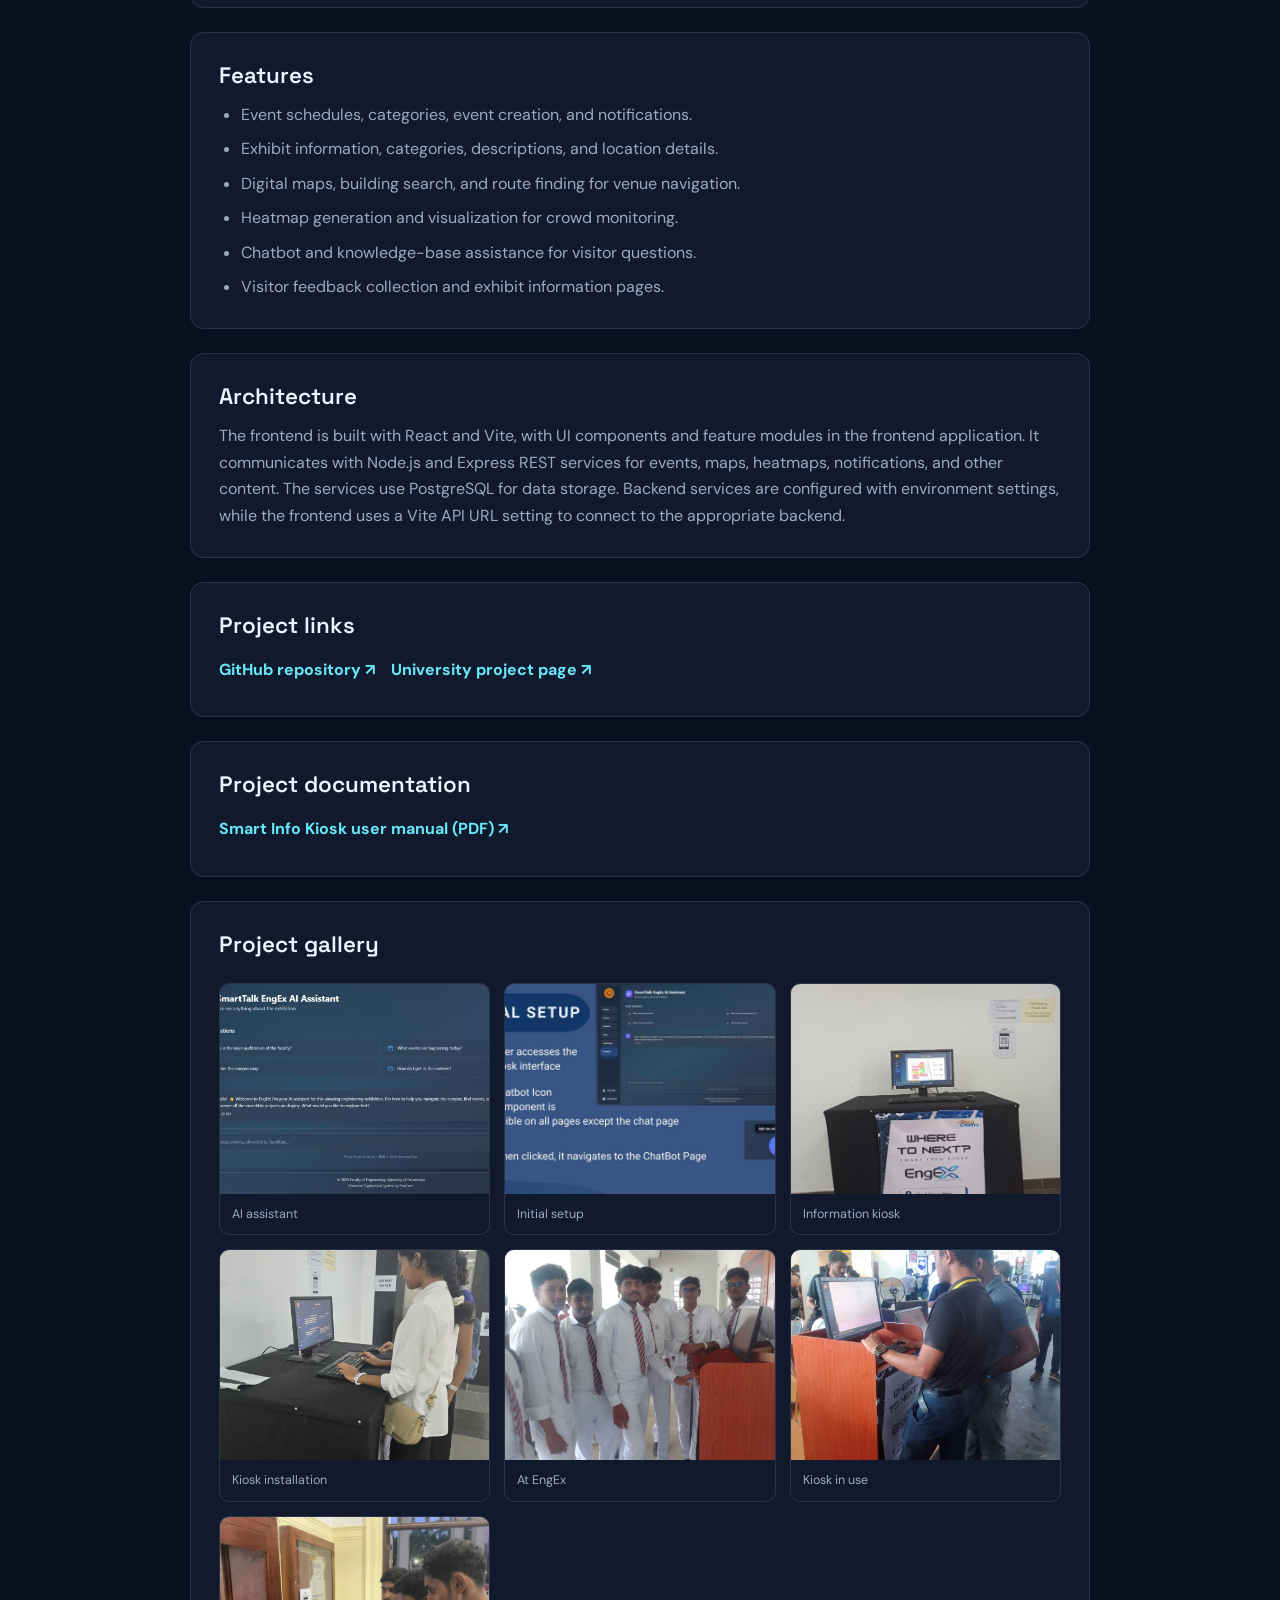
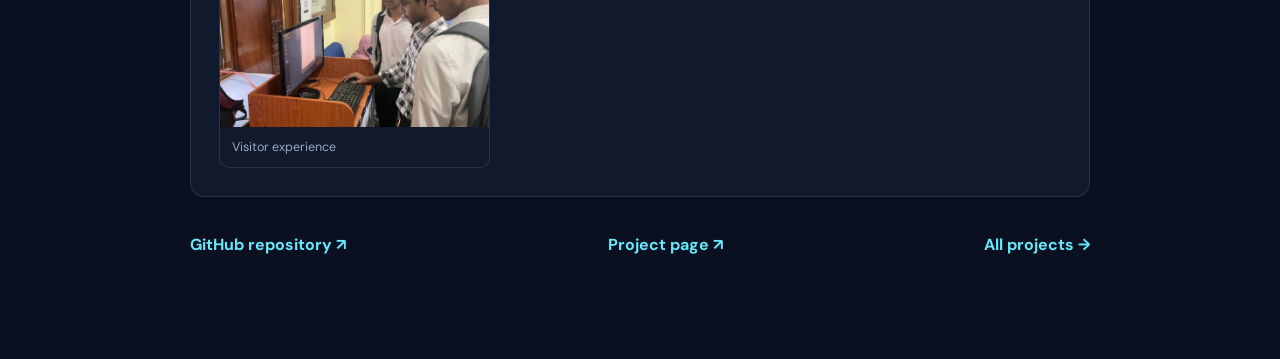
<file: projects/peraverse.html>
<!doctype html>
<html lang="en">
  <head>
    <meta charset="UTF-8" />
    <meta name="viewport" content="width=device-width, initial-scale=1.0" />
    <meta
      name="description"
      content="PERAVERSE Smart Info Kiosk for EngEx 2025 at the University of Peradeniya."
    />
    <title>PeraVerse Smart Info Kiosk — Sandali Uthpala</title>
    <link rel="preconnect" href="https://fonts.googleapis.com" />
    <link rel="preconnect" href="https://fonts.gstatic.com" crossorigin />
    <link
      href="https://fonts.googleapis.com/css2?family=DM+Sans:wght@400;500;600;700&family=Space+Grotesk:wght@400;500;600;700&display=swap"
      rel="stylesheet"
    />
    <link rel="stylesheet" href="../styles.css" />
  </head>
  <body>
    <header class="site-header">
      <nav class="nav detail-container" aria-label="Main navigation">
        <a class="brand" href="../index.html">SU<span>.</span></a>
        <a class="detail-back" href="../index.html#projects"
          >← Back to projects</a
        >
      </nav>
    </header>
    <main class="project-detail">
      <article class="detail-container">
        <div class="detail-heading">
          <p class="eyebrow">CO227 TEAM PROJECT · ENGEX 2025</p>
          <h1>PERAVERSE - Smart Info Kiosk</h1>
          <p class="detail-summary">
            An interactive kiosk system for EngEx 2025 that brings real-time
            notifications, event and exhibit information, venue navigation,
            digital maps, chatbot assistance, and visitor feedback into one
            user-friendly experience.
          </p>
          <div class="tag-list detail-tags">
            <span>React</span><span>Vite</span><span>Express.js</span>
            <span>Node.js</span><span>PostgreSQL</span><span>Full-stack</span>
            <span>JavaScript</span><span>CSS</span><span>TypeScript</span>
            <span>Batchfile</span>
          </div>
        </div>
        <img
          class="detail-media"
          src="../images/Peraverse%20Smart%20Kiosk%20Showcase_2.png"
          alt="PeraVerse Smart Info Kiosk project showcase"
        />
        <section class="detail-panel">
          <h2>Project overview</h2>
          <p>
            PERAVERSE was developed by a team of nine for CO227 at the
            Department of Computer Engineering, University of Peradeniya. The
            interactive kiosk was designed for EngEx 2025 to help visitors
            access exhibition information, discover exhibits, navigate the
            venue, and engage with events through a seamless, approachable
            interface.
          </p>
        </section>
        <section class="detail-panel">
          <h2>My contribution</h2>
          <p>
            My contribution focused on developing the AI chatbot, helping
            visitors ask questions about the exhibition and find relevant
            information through a conversational interface.
          </p>
        </section>
        <section class="detail-panel">
          <h2>Solution &amp; impact</h2>
          <p>
            PeraVerse consolidates campus and exhibition services into a single
            kiosk interface for visitors and staff. Centralized schedules,
            notifications, exhibit information, maps, and feedback make event
            information easier to find and encourage engagement. Heatmap data
            can also support crowd monitoring and event planning.
          </p>
        </section>
        <section class="detail-panel">
          <h2>Features</h2>
          <ul>
            <li>
              Event schedules, categories, event creation, and notifications.
            </li>
            <li>
              Exhibit information, categories, descriptions, and location
              details.
            </li>
            <li>
              Digital maps, building search, and route finding for venue
              navigation.
            </li>
            <li>
              Heatmap generation and visualization for crowd monitoring.
            </li>
            <li>
              Chatbot and knowledge-base assistance for visitor questions.
            </li>
            <li>Visitor feedback collection and exhibit information pages.</li>
          </ul>
        </section>
        <section class="detail-panel">
          <h2>Architecture</h2>
          <p>
            The frontend is built with React and Vite, with UI components and
            feature modules in the frontend application. It communicates with
            Node.js and Express REST services for events, maps, heatmaps,
            notifications, and other content. The services use PostgreSQL for
            data storage. Backend services are configured with environment
            settings, while the frontend uses a Vite API URL setting to connect
            to the appropriate backend.
          </p>
        </section>
        <section class="detail-panel">
          <h2>Project links</h2>
          <a
            class="document-link"
            href="https://github.com/ShashikaSathsarani/Peraverse_Kiosk"
            target="_blank"
            rel="noreferrer"
            >GitHub repository ↗</a
          >
          <a
            class="document-link"
            href="https://projects.ce.pdn.ac.lk/co227/e21/PeraVerse-Kiosk-System/"
            target="_blank"
            rel="noreferrer"
            >University project page ↗</a
          >
        </section>
        <section class="detail-panel">
          <h2>Project documentation</h2>
          <a
            class="document-link"
            href="../images/PeraVerse%20Smart%20Info%20Kiosk/user%20manual.pdf"
            target="_blank"
            rel="noreferrer"
            >Smart Info Kiosk user manual (PDF) ↗</a
          >
        </section>
        <section class="detail-panel">
          <h2>Project gallery</h2>
          <div class="detail-gallery">
            <figure>
              <img
                src="../images/PeraVerse%20Smart%20Info%20Kiosk/AI%20Assistant.jpg"
                alt="PeraVerse AI assistant interface"
                loading="lazy"
              />
              <figcaption>AI assistant</figcaption>
            </figure>
            <figure>
              <img
                src="../images/PeraVerse%20Smart%20Info%20Kiosk/Initial%20Setup.jpg"
                alt="Initial setup for the PeraVerse kiosk"
                loading="lazy"
              />
              <figcaption>Initial setup</figcaption>
            </figure>
            <figure>
              <img
                src="../images/PeraVerse%20Smart%20Info%20Kiosk/Kiosk%201.jpg"
                alt="PeraVerse information kiosk"
                loading="lazy"
              />
              <figcaption>Information kiosk</figcaption>
            </figure>
            <figure>
              <img
                src="../images/PeraVerse%20Smart%20Info%20Kiosk/Kiosk%202.jpg"
                alt="PeraVerse kiosk installation"
                loading="lazy"
              />
              <figcaption>Kiosk installation</figcaption>
            </figure>
            <figure>
              <img
                src="../images/PeraVerse%20Smart%20Info%20Kiosk/Using%20Kiosk%20at%20EngEx.jpg"
                alt="Visitor using the PeraVerse kiosk at EngEx"
                loading="lazy"
              />
              <figcaption>At EngEx</figcaption>
            </figure>
            <figure>
              <img
                src="../images/PeraVerse%20Smart%20Info%20Kiosk/Using%20Kiosk%20at%20EngEx%202.jpg"
                alt="PeraVerse kiosk in use during EngEx"
                loading="lazy"
              />
              <figcaption>Kiosk in use</figcaption>
            </figure>
            <figure>
              <img
                src="../images/PeraVerse%20Smart%20Info%20Kiosk/Using%20Kiosk%20at%20EngEx%203.jpg"
                alt="PeraVerse kiosk visitor experience at EngEx"
                loading="lazy"
              />
              <figcaption>Visitor experience</figcaption>
            </figure>
          </div>
        </section>
        <div class="detail-footer">
          <a
            href="https://github.com/ShashikaSathsarani/Peraverse_Kiosk"
            target="_blank"
            rel="noreferrer"
            >GitHub repository ↗</a
          >
          <a
            href="https://projects.ce.pdn.ac.lk/co227/e21/PeraVerse-Kiosk-System/"
            target="_blank"
            rel="noreferrer"
            >Project page ↗</a
          >
          <a href="../index.html#projects">All projects →</a>
        </div>
      </article>
    </main>
  </body>
</html>
</file>
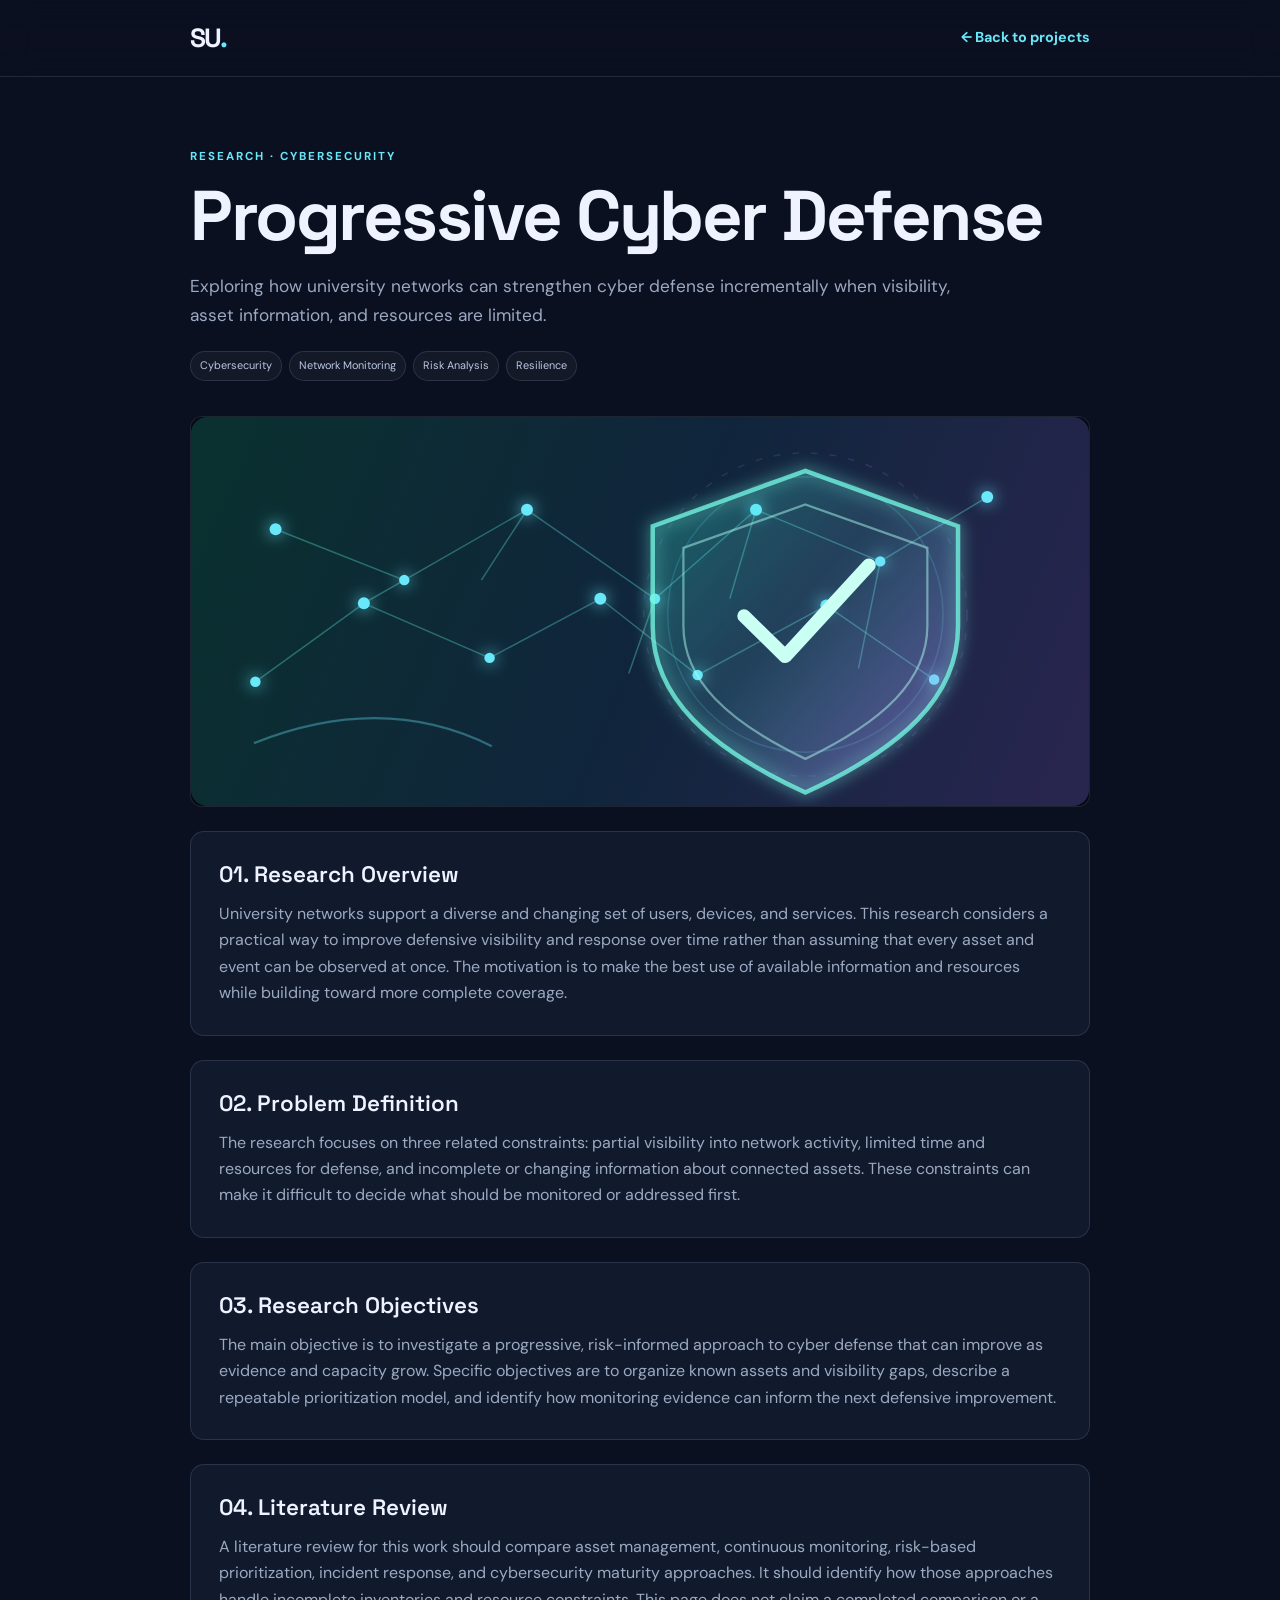
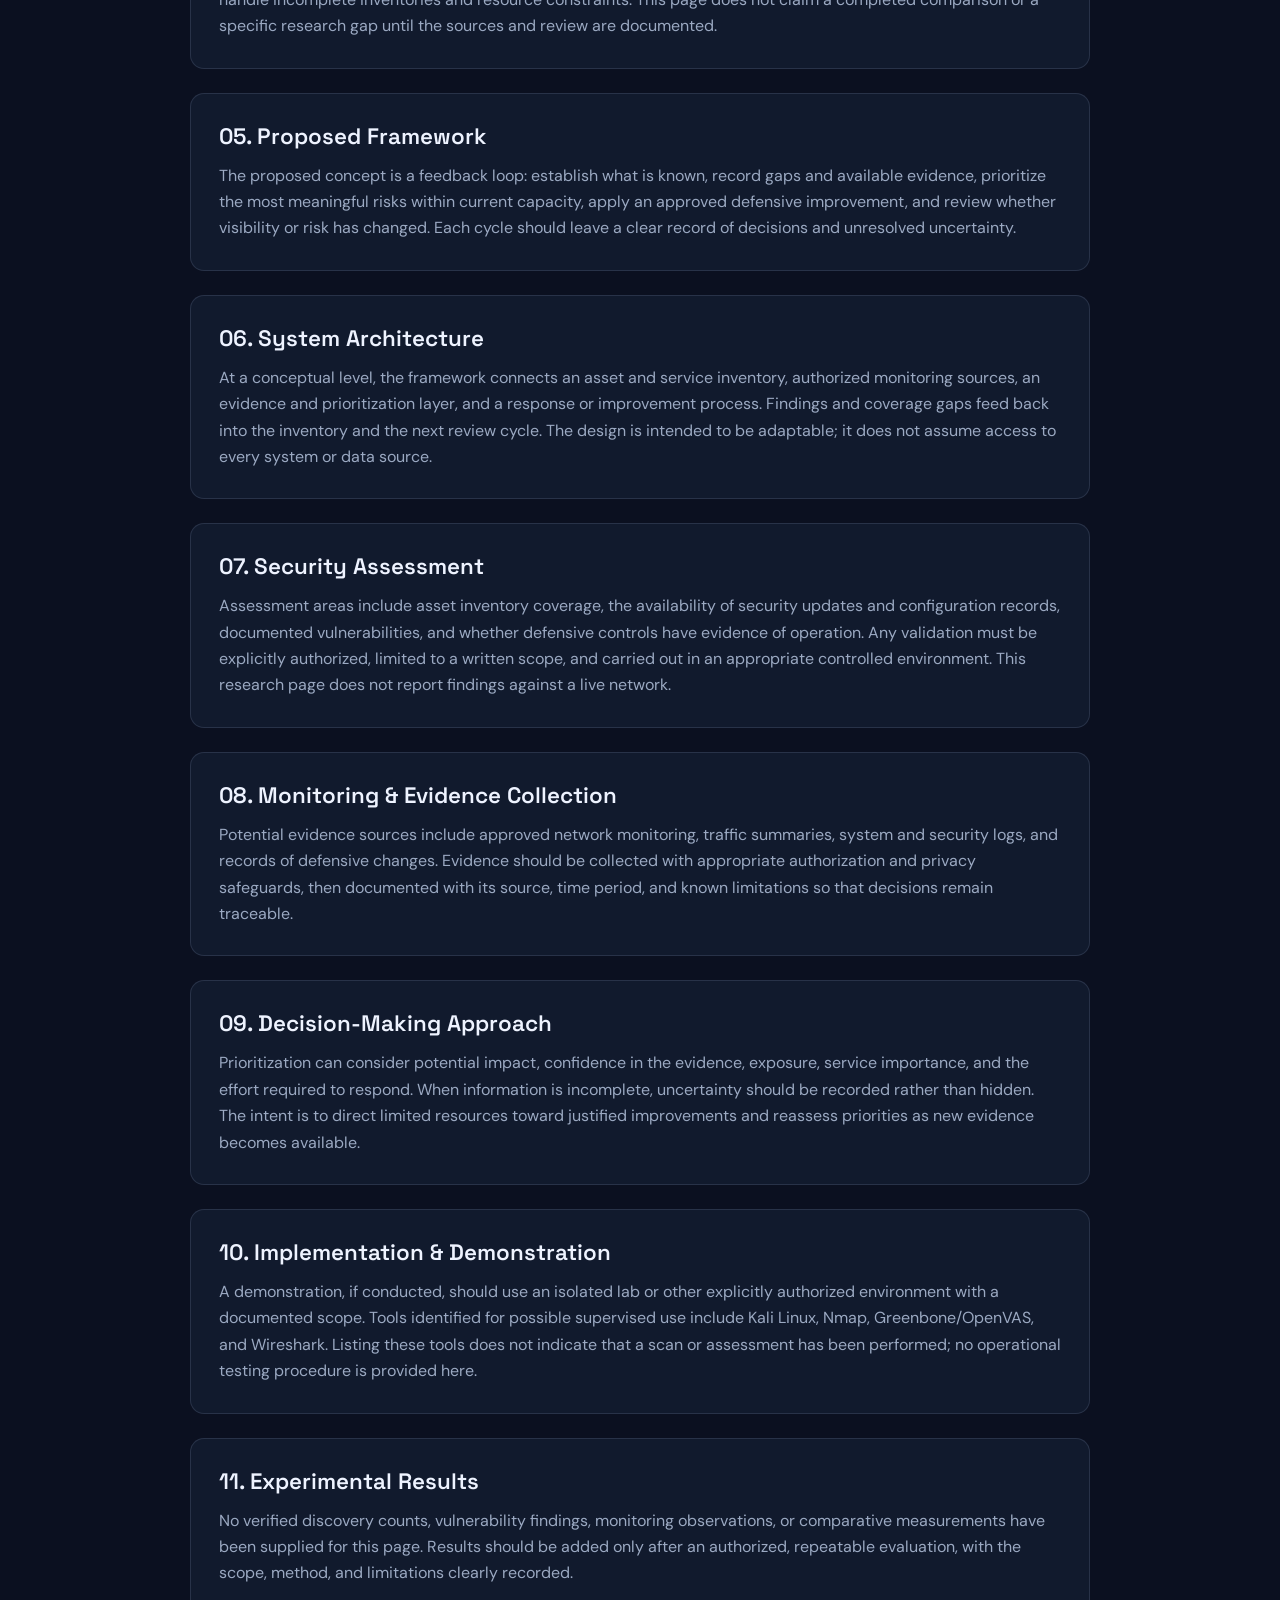
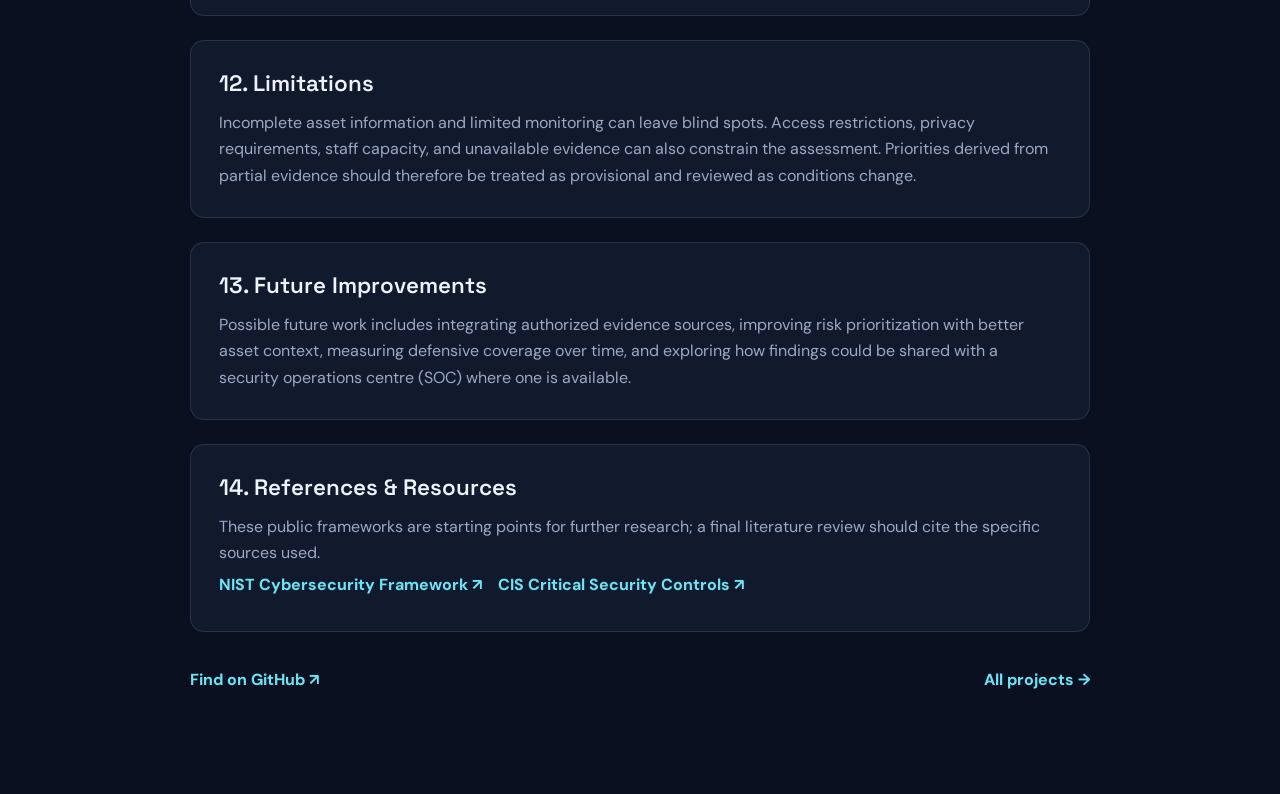
<file: projects/progressive-cyber-defense.html>
<!doctype html>
<html lang="en">
  <head>
    <meta charset="UTF-8" />
    <meta name="viewport" content="width=device-width, initial-scale=1.0" />
    <meta
      name="description"
      content="Research into progressive, risk-informed cyber defense for university networks with limited visibility and resources."
    />
    <title>Progressive Cyber Defense — Sandali Uthpala</title>
    <link rel="preconnect" href="https://fonts.googleapis.com" />
    <link rel="preconnect" href="https://fonts.gstatic.com" crossorigin />
    <link
      href="https://fonts.googleapis.com/css2?family=DM+Sans:wght@400;500;600;700&family=Space+Grotesk:wght@400;500;600;700&display=swap"
      rel="stylesheet"
    />
    <link rel="stylesheet" href="../styles.css" />
  </head>
  <body>
    <header class="site-header">
      <nav class="nav detail-container" aria-label="Main navigation">
        <a class="brand" href="../index.html">SU<span>.</span></a>
        <a class="detail-back" href="../index.html#projects">← Back to projects</a>
      </nav>
    </header>
    <main class="project-detail">
      <article class="detail-container">
        <div class="detail-heading">
          <p class="eyebrow">RESEARCH · CYBERSECURITY</p>
          <h1>Progressive Cyber Defense</h1>
          <p class="detail-summary">
            Exploring how university networks can strengthen cyber defense
            incrementally when visibility, asset information, and resources are
            limited.
          </p>
          <div class="tag-list detail-tags">
            <span>Cybersecurity</span><span>Network Monitoring</span>
            <span>Risk Analysis</span><span>Resilience</span>
          </div>
        </div>
        <img
          class="detail-media"
          src="../images/cyber-defense-cover.svg"
          alt="Illustration of a shield protecting a connected network"
        />
        <section class="detail-panel">
          <h2>01. Research Overview</h2>
          <p>
            University networks support a diverse and changing set of users,
            devices, and services. This research considers a practical way to
            improve defensive visibility and response over time rather than
            assuming that every asset and event can be observed at once. The
            motivation is to make the best use of available information and
            resources while building toward more complete coverage.
          </p>
        </section>
        <section class="detail-panel">
          <h2>02. Problem Definition</h2>
          <p>
            The research focuses on three related constraints: partial
            visibility into network activity, limited time and resources for
            defense, and incomplete or changing information about connected
            assets. These constraints can make it difficult to decide what
            should be monitored or addressed first.
          </p>
        </section>
        <section class="detail-panel">
          <h2>03. Research Objectives</h2>
          <p>
            The main objective is to investigate a progressive, risk-informed
            approach to cyber defense that can improve as evidence and capacity
            grow. Specific objectives are to organize known assets and
            visibility gaps, describe a repeatable prioritization model, and
            identify how monitoring evidence can inform the next defensive
            improvement.
          </p>
        </section>
        <section class="detail-panel">
          <h2>04. Literature Review</h2>
          <p>
            A literature review for this work should compare asset management,
            continuous monitoring, risk-based prioritization, incident
            response, and cybersecurity maturity approaches. It should
            identify how those approaches handle incomplete inventories and
            resource constraints. This page does not claim a completed
            comparison or a specific research gap until the sources and review
            are documented.
          </p>
        </section>
        <section class="detail-panel">
          <h2>05. Proposed Framework</h2>
          <p>
            The proposed concept is a feedback loop: establish what is known,
            record gaps and available evidence, prioritize the most meaningful
            risks within current capacity, apply an approved defensive
            improvement, and review whether visibility or risk has changed.
            Each cycle should leave a clear record of decisions and unresolved
            uncertainty.
          </p>
        </section>
        <section class="detail-panel">
          <h2>06. System Architecture</h2>
          <p>
            At a conceptual level, the framework connects an asset and service
            inventory, authorized monitoring sources, an evidence and
            prioritization layer, and a response or improvement process.
            Findings and coverage gaps feed back into the inventory and the
            next review cycle. The design is intended to be adaptable; it does
            not assume access to every system or data source.
          </p>
        </section>
        <section class="detail-panel">
          <h2>07. Security Assessment</h2>
          <p>
            Assessment areas include asset inventory coverage, the availability
            of security updates and configuration records, documented
            vulnerabilities, and whether defensive controls have evidence of
            operation. Any validation must be explicitly authorized, limited
            to a written scope, and carried out in an appropriate controlled
            environment. This research page does not report findings against a
            live network.
          </p>
        </section>
        <section class="detail-panel">
          <h2>08. Monitoring & Evidence Collection</h2>
          <p>
            Potential evidence sources include approved network monitoring,
            traffic summaries, system and security logs, and records of
            defensive changes. Evidence should be collected with appropriate
            authorization and privacy safeguards, then documented with its
            source, time period, and known limitations so that decisions remain
            traceable.
          </p>
        </section>
        <section class="detail-panel">
          <h2>09. Decision-Making Approach</h2>
          <p>
            Prioritization can consider potential impact, confidence in the
            evidence, exposure, service importance, and the effort required to
            respond. When information is incomplete, uncertainty should be
            recorded rather than hidden. The intent is to direct limited
            resources toward justified improvements and reassess priorities as
            new evidence becomes available.
          </p>
        </section>
        <section class="detail-panel">
          <h2>10. Implementation & Demonstration</h2>
          <p>
            A demonstration, if conducted, should use an isolated lab or other
            explicitly authorized environment with a documented scope. Tools
            identified for possible supervised use include Kali Linux, Nmap,
            Greenbone/OpenVAS, and Wireshark. Listing these tools does not
            indicate that a scan or assessment has been performed; no
            operational testing procedure is provided here.
          </p>
        </section>
        <section class="detail-panel">
          <h2>11. Experimental Results</h2>
          <p>
            No verified discovery counts, vulnerability findings, monitoring
            observations, or comparative measurements have been supplied for
            this page. Results should be added only after an authorized,
            repeatable evaluation, with the scope, method, and limitations
            clearly recorded.
          </p>
        </section>
        <section class="detail-panel">
          <h2>12. Limitations</h2>
          <p>
            Incomplete asset information and limited monitoring can leave
            blind spots. Access restrictions, privacy requirements, staff
            capacity, and unavailable evidence can also constrain the
            assessment. Priorities derived from partial evidence should
            therefore be treated as provisional and reviewed as conditions
            change.
          </p>
        </section>
        <section class="detail-panel">
          <h2>13. Future Improvements</h2>
          <p>
            Possible future work includes integrating authorized evidence
            sources, improving risk prioritization with better asset context,
            measuring defensive coverage over time, and exploring how
            findings could be shared with a security operations centre (SOC)
            where one is available.
          </p>
        </section>
        <section class="detail-panel">
          <h2>14. References & Resources</h2>
          <p>
            These public frameworks are starting points for further research;
            a final literature review should cite the specific sources used.
          </p>
          <a
            class="document-link"
            href="https://www.nist.gov/cyberframework"
            target="_blank"
            rel="noreferrer"
            >NIST Cybersecurity Framework ↗</a
          >
          <a
            class="document-link"
            href="https://www.cisecurity.org/controls"
            target="_blank"
            rel="noreferrer"
            >CIS Critical Security Controls ↗</a
          >
        </section>
        <div class="detail-footer">
          <a
            href="https://github.com/search?q=Progressive%20Cyber%20Defense&type=repositories"
            target="_blank"
            rel="noreferrer"
            >Find on GitHub ↗</a
          >
          <a href="../index.html#projects">All projects →</a>
        </div>
      </article>
    </main>
  </body>
</html>
</file>
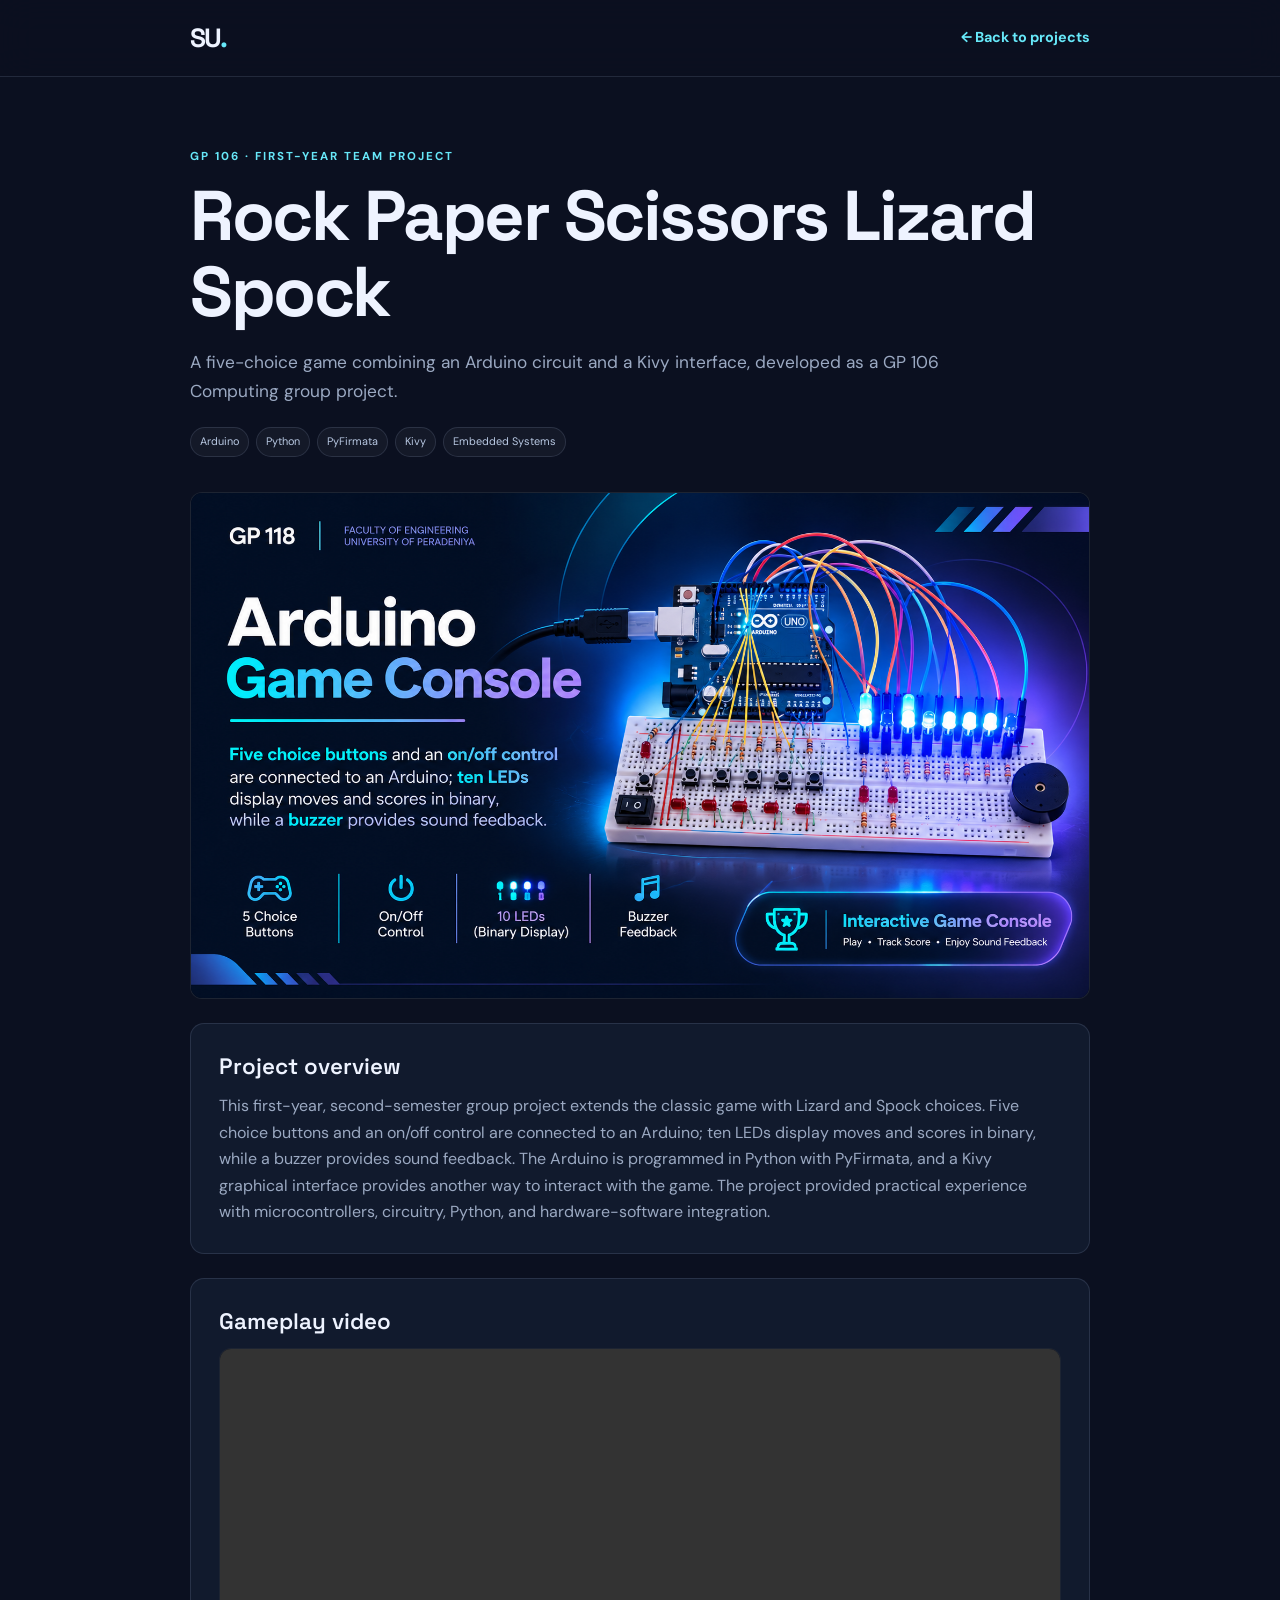
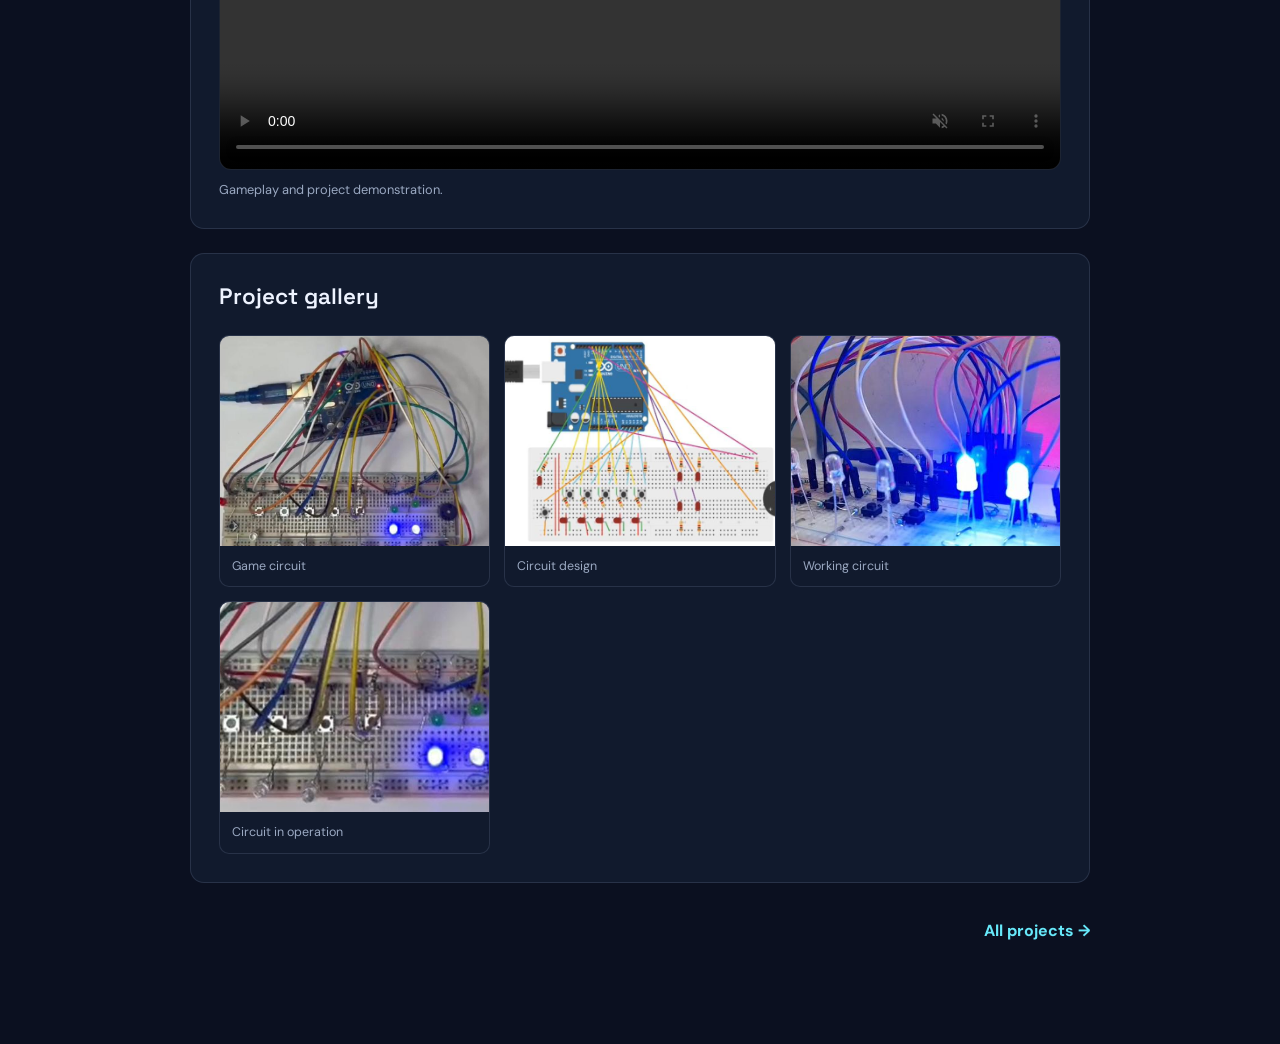
<file: projects/rock-paper-scissors-lizard-spock.html>
<!doctype html>
<html lang="en">
  <head>
    <meta charset="UTF-8" />
    <meta name="viewport" content="width=device-width, initial-scale=1.0" />
    <meta
      name="description"
      content="Hardware and software Rock Paper Scissors Lizard Spock game mini project."
    />
    <title>Rock Paper Scissors Lizard Spock — Sandali Uthpala</title>
    <link rel="preconnect" href="https://fonts.googleapis.com" />
    <link rel="preconnect" href="https://fonts.gstatic.com" crossorigin />
    <link
      href="https://fonts.googleapis.com/css2?family=DM+Sans:wght@400;500;600;700&family=Space+Grotesk:wght@400;500;600;700&display=swap"
      rel="stylesheet"
    />
    <link rel="stylesheet" href="../styles.css" />
  </head>
  <body>
    <header class="site-header">
      <nav class="nav detail-container" aria-label="Main navigation">
        <a class="brand" href="../index.html">SU<span>.</span></a>
        <a class="detail-back" href="../index.html#projects">← Back to projects</a>
      </nav>
    </header>
    <main class="project-detail">
      <article class="detail-container">
        <div class="detail-heading">
          <p class="eyebrow">GP 106 · FIRST-YEAR TEAM PROJECT</p>
          <h1>Rock Paper Scissors Lizard Spock</h1>
          <p class="detail-summary">
            A five-choice game combining an Arduino circuit and a Kivy
            interface, developed as a GP 106 Computing group project.
          </p>
          <div class="tag-list detail-tags">
            <span>Arduino</span><span>Python</span><span>PyFirmata</span>
            <span>Kivy</span><span>Embedded Systems</span>
          </div>
        </div>
        <img
          class="detail-media"
          src="../images/Arduino%20Game%20Console%20Infographic.png"
          alt="Arduino game console infographic for Rock Paper Scissors Lizard Spock"
        />
        <section class="detail-panel">
          <h2>Project overview</h2>
          <p>
            This first-year, second-semester group project extends the classic
            game with Lizard and Spock choices. Five choice buttons and an
            on/off control are connected to an Arduino; ten LEDs display moves
            and scores in binary, while a buzzer provides sound feedback. The
            Arduino is programmed in Python with PyFirmata, and a Kivy
            graphical interface provides another way to interact with the
            game. The project provided practical experience with
            microcontrollers, circuitry, Python, and hardware-software
            integration.
          </p>
        </section>
        <section class="detail-panel">
          <h2>Gameplay video</h2>
          <video
            class="detail-video"
            controls
            autoplay
            muted
            preload="metadata"
            aria-label="Rock Paper Scissors Lizard Spock gameplay"
          >
            <source
              src="../videos/Rock%20Paper%20Scissors%20Lizard%20Spock%20Game%20-%20Mini%20Project.mp4"
              type="video/mp4"
            />
            Your browser does not support HTML video.
          </video>
          <p class="detail-media-caption">
            Gameplay and project demonstration.
          </p>
        </section>
        <section class="detail-panel">
          <h2>Project gallery</h2>
          <div class="detail-gallery">
            <figure><img src="../images/Rock%20Paper%20Scissors%20Lizard%20Spock/Circuit.jpg" alt="Circuit for the five-choice game" loading="lazy" /><figcaption>Game circuit</figcaption></figure>
            <figure><img src="../images/Rock%20Paper%20Scissors%20Lizard%20Spock/Drawn%20Circuit.jpg" alt="Drawn circuit design for the game" loading="lazy" /><figcaption>Circuit design</figcaption></figure>
            <figure><img src="../images/Rock%20Paper%20Scissors%20Lizard%20Spock/Circuit%20Working.jpg" alt="Working game circuit" loading="lazy" /><figcaption>Working circuit</figcaption></figure>
            <figure><img src="../images/Rock%20Paper%20Scissors%20Lizard%20Spock/Circuit%20Working%202.jpg" alt="Game circuit during operation" loading="lazy" /><figcaption>Circuit in operation</figcaption></figure>
          </div>
        </section>
        <div class="detail-footer detail-footer-single">
          <a href="../index.html#projects">All projects →</a>
        </div>
      </article>
    </main>
  </body>
</html>
</file>
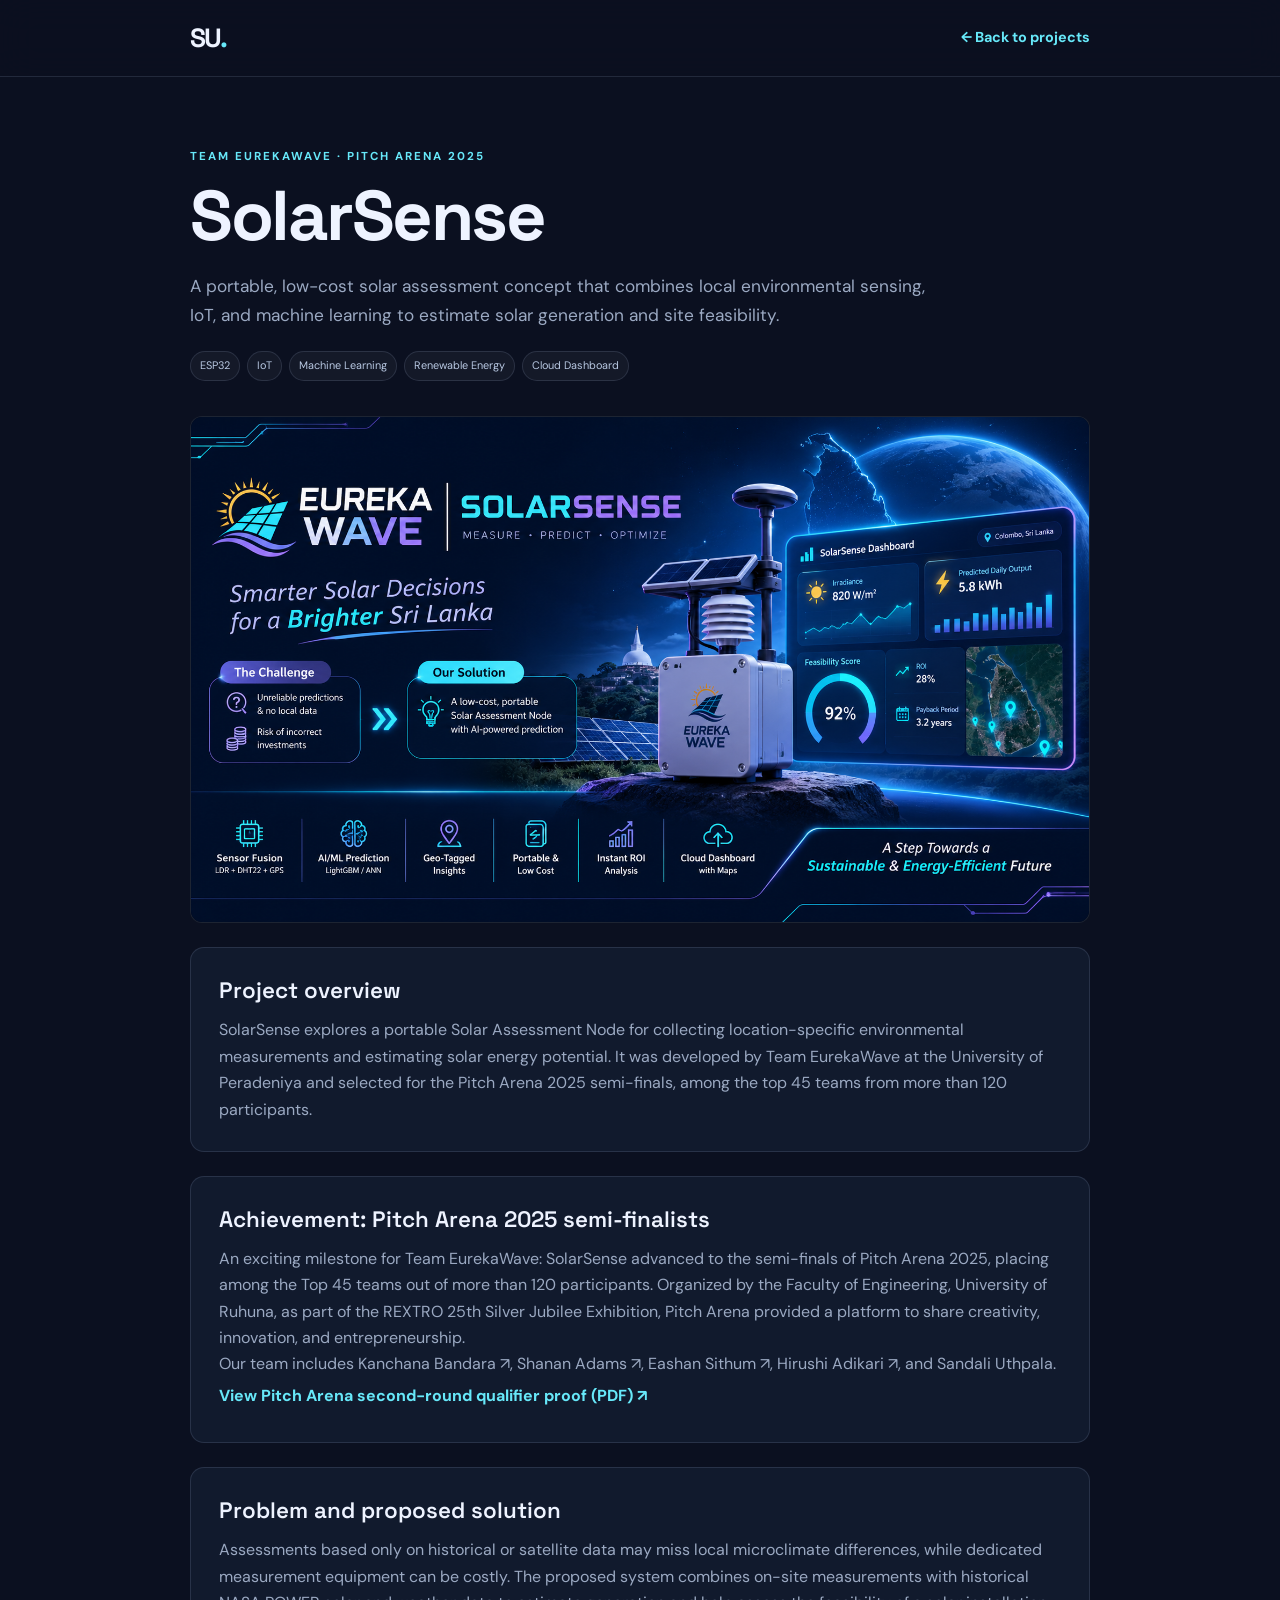
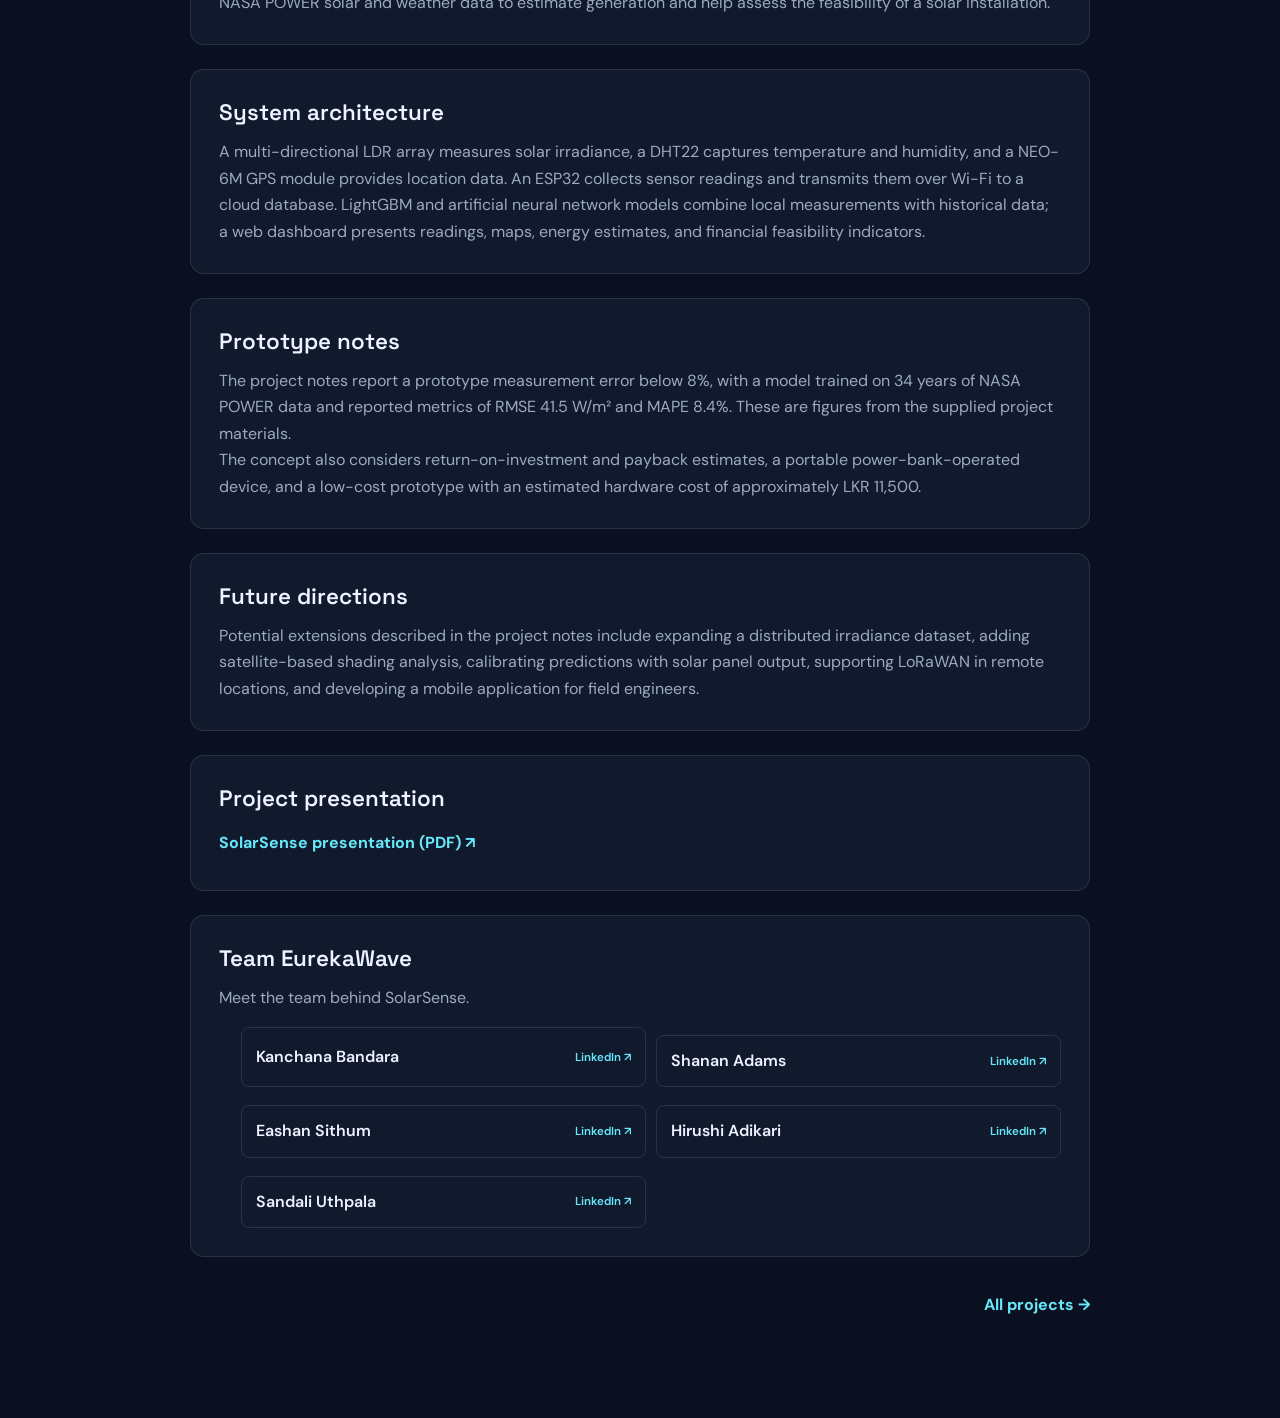
<file: projects/solar-sense.html>
<!doctype html>
<html lang="en">
  <head>
    <meta charset="UTF-8" />
    <meta name="viewport" content="width=device-width, initial-scale=1.0" />
    <meta
      name="description"
      content="SolarSense, a portable IoT and AI-powered solar site assessment project."
    />
    <title>SolarSense — Sandali Uthpala</title>
    <link rel="preconnect" href="https://fonts.googleapis.com" />
    <link rel="preconnect" href="https://fonts.gstatic.com" crossorigin />
    <link
      href="https://fonts.googleapis.com/css2?family=DM+Sans:wght@400;500;600;700&family=Space+Grotesk:wght@400;500;600;700&display=swap"
      rel="stylesheet"
    />
    <link rel="stylesheet" href="../styles.css" />
  </head>
  <body>
    <header class="site-header">
      <nav class="nav detail-container" aria-label="Main navigation">
        <a class="brand" href="../index.html">SU<span>.</span></a>
        <a class="detail-back" href="../index.html#projects"
          >← Back to projects</a
        >
      </nav>
    </header>
    <main class="project-detail">
      <article class="detail-container">
        <div class="detail-heading">
          <p class="eyebrow">TEAM EUREKAWAVE · PITCH ARENA 2025</p>
          <h1>SolarSense</h1>
          <p class="detail-summary">
            A portable, low-cost solar assessment concept that combines local
            environmental sensing, IoT, and machine learning to estimate solar
            generation and site feasibility.
          </p>
          <div class="tag-list detail-tags">
            <span>ESP32</span><span>IoT</span><span>Machine Learning</span>
            <span>Renewable Energy</span><span>Cloud Dashboard</span>
          </div>
        </div>
        <img
          class="detail-media"
          src="../images/SolarSense.png"
          alt="SolarSense AI-powered solar site assessment project"
        />
        <section class="detail-panel">
          <h2>Project overview</h2>
          <p>
            SolarSense explores a portable Solar Assessment Node for collecting
            location-specific environmental measurements and estimating solar
            energy potential. It was developed by Team EurekaWave at the
            University of Peradeniya and selected for the Pitch Arena 2025
            semi-finals, among the top 45 teams from more than 120 participants.
          </p>
        </section>
        <section class="detail-panel">
          <h2>Achievement: Pitch Arena 2025 semi-finalists</h2>
          <p>
            An exciting milestone for Team EurekaWave: SolarSense advanced to
            the semi-finals of Pitch Arena 2025, placing among the Top 45 teams
            out of more than 120 participants. Organized by the Faculty of
            Engineering, University of Ruhuna, as part of the REXTRO 25th Silver
            Jubilee Exhibition, Pitch Arena provided a platform to share
            creativity, innovation, and entrepreneurship.
          </p>
          <p>
            Our team includes
            <a
              href="https://www.linkedin.com/in/kanchana-bandara-b68624287/"
              target="_blank"
              rel="noreferrer"
              >Kanchana Bandara ↗</a
            >,
            <a
              href="https://www.linkedin.com/in/shanan-adams/"
              target="_blank"
              rel="noreferrer"
              >Shanan Adams ↗</a
            >,
            <a
              href="https://www.linkedin.com/in/esithum/"
              target="_blank"
              rel="noreferrer"
              >Eashan Sithum ↗</a
            >,
            <a
              href="https://www.linkedin.com/in/hirushi-adikari/"
              target="_blank"
              rel="noreferrer"
              >Hirushi Adikari ↗</a
            >, and Sandali Uthpala.
          </p>
          <p>
            <a
              class="document-link"
              href="../images/Solar%20Sense/Pitch%20Arena_Second%20Round%20Qualifiers.pdf"
              target="_blank"
              rel="noreferrer"
              >View Pitch Arena second-round qualifier proof (PDF) ↗</a
            >
          </p>
        </section>
        <section class="detail-panel">
          <h2>Problem and proposed solution</h2>
          <p>
            Assessments based only on historical or satellite data may miss
            local microclimate differences, while dedicated measurement
            equipment can be costly. The proposed system combines on-site
            measurements with historical NASA POWER solar and weather data to
            estimate generation and help assess the feasibility of a solar
            installation.
          </p>
        </section>
        <section class="detail-panel">
          <h2>System architecture</h2>
          <p>
            A multi-directional LDR array measures solar irradiance, a DHT22
            captures temperature and humidity, and a NEO-6M GPS module provides
            location data. An ESP32 collects sensor readings and transmits them
            over Wi-Fi to a cloud database. LightGBM and artificial neural
            network models combine local measurements with historical data; a
            web dashboard presents readings, maps, energy estimates, and
            financial feasibility indicators.
          </p>
        </section>
        <section class="detail-panel">
          <h2>Prototype notes</h2>
          <p>
            The project notes report a prototype measurement error below 8%,
            with a model trained on 34 years of NASA POWER data and reported
            metrics of RMSE 41.5 W/m² and MAPE 8.4%. These are figures from the
            supplied project materials.
          </p>
          <p>
            The concept also considers return-on-investment and payback
            estimates, a portable power-bank-operated device, and a low-cost
            prototype with an estimated hardware cost of approximately LKR
            11,500.
          </p>
        </section>
        <section class="detail-panel">
          <h2>Future directions</h2>
          <p>
            Potential extensions described in the project notes include
            expanding a distributed irradiance dataset, adding satellite-based
            shading analysis, calibrating predictions with solar panel output,
            supporting LoRaWAN in remote locations, and developing a mobile
            application for field engineers.
          </p>
        </section>
        <section class="detail-panel">
          <h2>Project presentation</h2>
          <a
            class="document-link"
            href="../images/Solar%20Sense/SOLARSENSE_Presentation.pdf"
            target="_blank"
            rel="noreferrer"
            >SolarSense presentation (PDF) ↗</a
          >
        </section>
        <section class="detail-panel solar-team-panel">
          <h2>Team EurekaWave</h2>
          <p>Meet the team behind SolarSense.</p>
          <ul class="solar-team-list">
            <li>
              <a
                href="https://www.linkedin.com/in/kanchana-bandara-b68624287/"
                target="_blank"
                rel="noreferrer"
                >Kanchana Bandara <span>LinkedIn ↗</span></a
              >
            </li>
            <li>
              <a
                href="https://www.linkedin.com/in/shanan-adams/"
                target="_blank"
                rel="noreferrer"
                >Shanan Adams <span>LinkedIn ↗</span></a
              >
            </li>
            <li>
              <a
                href="https://www.linkedin.com/in/esithum/"
                target="_blank"
                rel="noreferrer"
                >Eashan Sithum <span>LinkedIn ↗</span></a
              >
            </li>
            <li>
              <a
                href="https://www.linkedin.com/in/hirushi-adikari/"
                target="_blank"
                rel="noreferrer"
                >Hirushi Adikari <span>LinkedIn ↗</span></a
              >
            </li>
            <li>
              <a
                href="https://www.linkedin.com/in/sandali-uthpala-7195ab302"
                target="_blank"
                rel="noreferrer"
                >Sandali Uthpala <span>LinkedIn ↗</span></a
              >
            </li>
          </ul>
        </section>
        <div class="detail-footer detail-footer-single">
          <a href="../index.html#projects">All projects →</a>
        </div>
      </article>
    </main>
  </body>
</html>
</file>
<file: styles.css>
:root{--bg:#0b1020;--panel:#111a2d;--panel2:#151f35;--text:#eef3ff;--muted:#9ba9c2;--line:rgba(173,194,230,.14);--cyan:#67e8f9;--violet:#a78bfa;--font:'DM Sans',sans-serif;--display:'Space Grotesk',sans-serif}
*{box-sizing:border-box}html{scroll-behavior:smooth;scroll-padding-top:88px;overflow-x:clip}body{position:relative;margin:0;background:var(--bg);color:var(--text);font-family:var(--font);line-height:1.65;overflow-x:hidden}a{color:inherit;text-decoration:none}.container{width:min(1120px,calc(100% - 48px));margin:auto}.page-glow{position:absolute;width:420px;height:420px;border-radius:50%;filter:blur(120px);opacity:.13;pointer-events:none}.glow-one{background:#6366f1;top:100px;left:-220px}.glow-two{background:#06b6d4;top:750px;right:-250px}
.site-header{position:sticky;top:0;z-index:20;background:rgba(11,16,32,.82);backdrop-filter:blur(18px);border-bottom:1px solid var(--line)}.nav{height:76px;display:flex;align-items:center;justify-content:space-between}.brand{font:700 1.65rem var(--display);letter-spacing:-2px}.brand span{color:var(--cyan)}.nav-links{display:flex;align-items:center;gap:30px;color:var(--muted);font-size:.88rem}.nav-links a:hover,.social-row a:hover,.footer a:hover{color:var(--cyan)}.nav-links .nav-contact{padding:10px 16px;border:1px solid var(--line);border-radius:8px;color:var(--text)}.menu-toggle{display:none;background:none;border:0;color:var(--text);font-size:1.5rem}
.nav-links a.active:not(.nav-contact){position:relative;isolation:isolate;color:var(--cyan)}.nav-links a.active:not(.nav-contact)::before{content:"";position:absolute;inset:-7px -10px;z-index:-1;border:1px solid rgba(103,232,249,.5);border-radius:8px;background:rgba(103,232,249,.16)}.nav-links a.nav-contact.active{border-color:var(--cyan);background:rgba(103,232,249,.18);box-shadow:0 0 16px rgba(103,232,249,.12)}
.hero{min-height:700px;display:grid;grid-template-columns:1.1fr .9fr;align-items:center;position:relative;padding-top:70px;padding-bottom:100px}.eyebrow{font-size:.72rem;font-weight:700;letter-spacing:2px;color:var(--cyan);margin:0 0 20px}.status-dot{display:inline-block;width:7px;height:7px;background:#4ade80;border-radius:50%;margin-right:9px;box-shadow:0 0 12px #4ade80}.hero h1{font:700 clamp(3rem,6vw,5.35rem)/1.08 var(--display);letter-spacing:-4px;margin:0 0 24px}.gradient-text{background:linear-gradient(100deg,var(--cyan),var(--violet));-webkit-background-clip:text;background-clip:text;color:transparent}.outline-text{color:transparent;-webkit-text-stroke:1px rgba(238,243,255,.8)}.hero-description{max-width:570px;color:var(--muted);font-size:1.05rem}.hero-actions,.contact-actions{display:flex;gap:14px;flex-wrap:wrap;margin-top:32px}.button{display:inline-flex;align-items:center;gap:12px;padding:13px 20px;border-radius:8px;font-weight:700;font-size:.9rem;transition:.2s}.button:hover{transform:translateY(-3px)}.button-primary{background:linear-gradient(110deg,#67e8f9,#a78bfa);color:#0b1020}.button-secondary{border:1px solid var(--line);background:rgba(255,255,255,.025)}.social-row{display:flex;gap:22px;flex-wrap:wrap;margin-top:42px;color:var(--muted);font-size:.82rem}.hero-card-wrap{height:430px;display:grid;place-items:center;position:relative}.profile-card{width:310px;min-height:355px;padding:24px;background:linear-gradient(145deg,#1b2942,#10182a);border:1px solid rgba(180,210,255,.2);border-radius:20px;box-shadow:0 30px 90px #0007;transform:rotate(4deg);position:relative;z-index:2}.card-top,.card-bottom{display:flex;justify-content:space-between;align-items:center;color:#8fa3c4;font-size:.65rem;letter-spacing:1px}.card-menu{font-size:1rem}.avatar-placeholder{height:150px;width:150px;margin:26px auto 18px;border-radius:50%;display:grid;place-items:center;font:700 3.8rem var(--display);color:#dffaff;background:radial-gradient(circle at 35% 25%,#67e8f9,#4b5a91 50%,#222b48);position:relative}.avatar-placeholder span{position:absolute;right:-5px;bottom:5px;font-size:1.7rem;color:var(--cyan)}.card-label{font-size:.62rem;letter-spacing:2px;color:var(--cyan);text-align:center}.profile-card h2{text-align:center;font:600 1.7rem/1.15 var(--display);margin:8px 0 25px}.card-bottom{border-top:1px solid var(--line);padding-top:15px}.arrow-circle{border:1px solid var(--line);border-radius:50%;width:28px;height:28px;display:grid;place-items:center;color:var(--cyan)}.orbit{position:absolute;border:1px solid rgba(103,232,249,.18);border-radius:50%;width:410px;height:410px}.orbit-b{width:470px;height:300px;transform:rotate(-28deg);border-color:rgba(167,139,250,.22)}.floating-tag{position:absolute;z-index:3;padding:11px 15px;background:#17233a;border:1px solid var(--line);border-radius:9px;box-shadow:0 12px 35px #0005;font-size:.8rem}.floating-tag span{color:var(--cyan);margin-right:7px}.tag-code{top:80px;left:0}.tag-idea{bottom:65px;right:-5px}.scroll-cue{position:absolute;bottom:28px;left:0;color:#71819f;font-size:.65rem;letter-spacing:2px}.scroll-cue span{color:var(--cyan);margin-left:12px;font-size:1rem}
.section{padding-top:115px;padding-bottom:115px}.section-soft{background:rgba(255,255,255,.022);border-top:1px solid var(--line);border-bottom:1px solid var(--line);padding:105px 0}.section-heading{margin-bottom:48px}.section-heading h2,.contact-inner h2{font:700 clamp(2.3rem,4vw,3.6rem)/1.12 var(--display);letter-spacing:-2px;margin:0}.section-intro{color:var(--muted);max-width:500px;margin:15px 0 0}.about-grid{display:grid;grid-template-columns:1fr 1fr;gap:90px}.large-copy{font:500 1.9rem/1.4 var(--display);margin:0;letter-spacing:-.8px}.about-details p{color:var(--muted);margin-top:0}.quick-facts{display:flex;gap:45px;margin-top:32px}.quick-facts div{display:grid}.quick-facts strong{font:700 1.35rem var(--display);color:var(--cyan)}.quick-facts span{font-size:.75rem;color:var(--muted)}
.skills-grid{display:grid;grid-template-columns:repeat(3,1fr);gap:16px}.skill-card{padding:25px;background:var(--panel);border:1px solid var(--line);border-radius:12px;transition:.2s}.skill-card:hover,.project-card:hover{transform:translateY(-5px);border-color:rgba(103,232,249,.4)}.skill-icon{font-size:1.55rem;color:var(--cyan)}.skill-card h3{font:600 1.1rem var(--display);margin:14px 0 7px}.skill-card p{color:var(--muted);font-size:.86rem;margin:0}
.heading-row{display:flex;align-items:end;justify-content:space-between;gap:35px}.heading-row .section-intro{max-width:330px;margin:0 0 5px}.projects-grid{display:grid;grid-template-columns:repeat(3,1fr);gap:22px}.project-subsection{display:grid;grid-template-columns:repeat(2,1fr);gap:22px;margin-top:48px}.project-subsection-title{grid-column:1/-1;font:600 1.5rem var(--display);margin:0 0 -2px}.project-card{background:var(--panel);border:1px solid var(--line);border-radius:14px;overflow:hidden;transition:.25s}.project-visual{height:205px;position:relative;overflow:hidden;padding:18px;background:#17233b}.visual-kicker{font-size:.65rem;letter-spacing:2px;color:#c0d4ef;position:relative;z-index:2}.visual-index{position:absolute;right:18px;bottom:10px;font:700 3rem var(--display);color:#ffffff1b}.visual-road{background:linear-gradient(135deg,#15334a,#17213c 65%,#47366e)}.road-graphic{position:absolute;left:34%;top:0;width:150px;height:260px;background:#101725;transform:perspective(150px) rotateX(15deg);border-left:2px solid #8293aa;border-right:2px solid #8293aa}.road-line{height:35px;width:4px;background:#dce8ef;margin:16px auto}.helmet-symbol{position:absolute;right:-95px;top:70px;color:#7ce9f3;font-size:5rem}.visual-mri{background:radial-gradient(circle at 65% 55%,#52628d,#17213c 62%)}.mri-art{position:absolute;display:flex;gap:9px;left:30%;top:48px}.mri-art div{width:62px;height:105px;border-radius:50%;border:8px solid #b5c4e6;box-shadow:inset 0 0 18px #dbeafe,0 0 18px #8aa6d6;opacity:.8}.mri-art div:nth-child(2){transform:scale(.8);opacity:.5}.mri-art div:nth-child(3){transform:scale(.65);opacity:.35}.visual-cyber{background:linear-gradient(135deg,#102e36,#17213c 75%)}.cyber-art{position:absolute;inset:40px 25%;display:flex;gap:14px;color:#65e6ce;opacity:.65;font:600 1rem monospace}.cyber-art span:nth-child(even){margin-top:25px}.cyber-art b{position:absolute;left:36%;top:20px;font-size:5rem;color:#9fffe8;opacity:.8}.visual-elephant{background:linear-gradient(135deg,#203e39,#17213c 75%)}.elephant-art{position:absolute;left:35%;top:10px;font-size:9rem;color:#9ad8ba;opacity:.6}.project-content{padding:24px}.project-meta{display:flex;justify-content:space-between;color:#7f91ad;font-size:.65rem;letter-spacing:1.4px}.project-content h3{font:600 1.35rem var(--display);margin:13px 0 8px}.project-content p{color:var(--muted);font-size:.88rem;min-height:70px;margin:0}.tag-list{display:flex;flex-wrap:wrap;gap:7px;margin:18px 0}.tag-list span{font-size:.68rem;color:#b8c8e2;background:#ffffff0a;border:1px solid var(--line);padding:5px 9px;border-radius:30px}.project-links{border-top:1px solid var(--line);padding-top:15px}.project-links a,.text-link{font-size:.82rem;color:var(--cyan);font-weight:700}.project-links a:hover,.text-link:hover{text-decoration:underline}.edit-note{color:#7e8ba4;font-size:.75rem;margin-top:18px}
.projects-showcase{display:block}.project-grid-group,.research-group{display:grid}.research-group{grid-template-columns:repeat(2,1fr);gap:22px}.project-subsection-title{grid-column:1/-1;font:600 1.5rem var(--display);margin:26px 0 -2px}
#projects-list{margin-bottom:18px}
.timeline{max-width:850px}.timeline-item{display:grid;grid-template-columns:150px 20px 1fr;gap:22px;position:relative;padding-bottom:35px}.timeline-item:not(:last-child):after{content:"";position:absolute;left:159px;top:16px;bottom:-2px;width:1px;background:var(--line)}.timeline-date{font-size:.75rem;color:var(--cyan);padding-top:1px}.timeline-marker{width:9px;height:9px;border:2px solid var(--cyan);background:var(--bg);border-radius:50%;margin-top:7px;z-index:1}.timeline-body h3{font:600 1.2rem var(--display);margin:0 0 7px}.timeline-body p{color:var(--muted);margin:0;font-size:.9rem}.achievement-symbol{width:58px;height:58px;flex:none;border-radius:14px;display:grid;place-items:center;background:#67e8f91a;color:var(--cyan);font-size:1.7rem}.recognition-group+.recognition-group{margin-top:38px}.recognition-group-title{font:600 1.2rem var(--display);margin:0 0 16px}.recognition-grid{display:grid;grid-template-columns:repeat(2,1fr);gap:14px}.recognition-card{display:flex;align-items:center;gap:18px;padding:20px;background:var(--panel);border:1px solid var(--line);border-radius:12px}.recognition-card .achievement-symbol{width:46px;height:46px;border-radius:11px;font-size:1.35rem}.recognition-card h4{font:600 1rem var(--display);margin:0 0 6px}.recognition-card .text-link{font-size:.82rem;color:var(--cyan);font-weight:700}.recognition-card .text-link:hover{text-decoration:underline}
.contact-section{padding:105px 0;background:radial-gradient(ellipse at 70% 50%,#29345b 0%,#111a2d 45%,#0b1020 80%);border-top:1px solid var(--line)}.contact-inner{text-align:center}.contact-inner .eyebrow{margin-bottom:20px}.contact-inner h2{font-size:clamp(3rem,6vw,5rem)}.contact-inner>p:not(.eyebrow){max-width:550px;color:var(--muted);margin:20px auto}.contact-actions{justify-content:center}.footer{border-top:1px solid var(--line);padding:25px 0}.footer-inner{display:flex;align-items:center;justify-content:space-between;gap:20px}.footer p,.footer>a:last-child{font-size:.75rem;color:var(--muted)}.footer>a:last-child{color:var(--cyan)}
@media(max-width:850px){.nav-links{gap:16px}.hero{grid-template-columns:1fr;padding-top:90px}.hero-card-wrap{margin-top:25px}.hero-copy{max-width:700px}.scroll-cue{bottom:10px}.about-grid{gap:40px}.skills-grid{grid-template-columns:repeat(2,1fr)}.project-grid-group{grid-template-columns:repeat(2,1fr)}.heading-row{align-items:start;flex-direction:column}.heading-row .section-intro{max-width:500px}}
@media(max-width:620px){.container{width:min(100% - 34px,1120px)}.menu-toggle{display:block}.nav-links{display:none;position:absolute;top:75px;left:0;right:0;padding:20px 24px 25px;background:#0e1729;border-bottom:1px solid var(--line);flex-direction:column;align-items:flex-start}.nav-links.open{display:flex}.hero{padding-top:70px;min-height:auto;padding-bottom:95px}.hero h1{font-size:clamp(2.8rem,13vw,4.2rem);letter-spacing:-2.8px}.hero-description{font-size:.95rem}.hero-card-wrap{height:390px;transform:scale(.88);margin:0 -20px}.orbit{width:340px;height:340px}.orbit-b{width:380px;height:250px}.tag-code{left:5px;top:55px}.tag-idea{right:0;bottom:50px}.section,.section-soft{padding:78px 0}.section-heading{margin-bottom:32px}.about-grid{grid-template-columns:1fr;gap:20px}.large-copy{font-size:1.55rem}.skills-grid,.projects-grid,.recognition-grid,.project-subsection{grid-template-columns:1fr}.project-content p{min-height:0}.timeline-item{grid-template-columns:85px 15px 1fr;gap:12px}.timeline-item:not(:last-child):after{left:92px}.timeline-date{font-size:.65rem}.timeline-body h3{font-size:1.05rem}.contact-section{padding:80px 0}.footer-inner{flex-wrap:wrap}.footer p{order:3;width:100%;margin:0}.social-row{gap:14px}.quick-facts{gap:30px}}

.project-image-visual{padding:0}
.project-image{width:100%;height:100%;object-fit:cover;display:block}
.project-image-visual .visual-kicker{position:absolute;left:18px;top:18px;padding:5px 8px;border-radius:4px;background:#0b1020b8}
.project-links{display:flex;align-items:center;justify-content:space-between;gap:12px}
.project-links a:last-child{text-align:right}

.scroll-cue{display:inline-flex;align-items:center;gap:12px;padding:10px 15px;border:1px solid rgba(103,232,249,.45);border-radius:999px;background:rgba(103,232,249,.12);box-shadow:0 0 24px rgba(103,232,249,.12);color:var(--text);font-size:.72rem;font-weight:700;letter-spacing:1.6px;transition:background .2s,border-color .2s,box-shadow .2s}
.scroll-cue:hover{background:rgba(103,232,249,.2);border-color:var(--cyan);box-shadow:0 0 28px rgba(103,232,249,.22)}
.scroll-cue span{display:grid;place-items:center;width:25px;height:25px;margin-left:0;border-radius:50%;background:var(--cyan);color:var(--bg);font-size:1.1rem;line-height:1;animation:scroll-cue-bounce 1.2s ease-in-out infinite}
@keyframes scroll-cue-bounce{0%,100%{transform:translateY(-2px)}50%{transform:translateY(4px)}}
@media(prefers-reduced-motion:reduce){.scroll-cue span{animation:none}}
.project-links-single{justify-content:flex-end}
.visual-robot{background:linear-gradient(135deg,#163d48,#17213c 75%)}
.robot-art{position:absolute;left:34%;top:24px;color:#7ce9f3;font-size:8rem;transform:rotate(-25deg)}
.visual-game{background:radial-gradient(circle at center,#4b3b73,#17213c 70%)}
.game-art{position:absolute;left:15%;top:70px;color:#c5b7ff;font-size:3rem;letter-spacing:8px;white-space:nowrap}
.experience-logo{width:58px;height:58px;object-fit:contain;flex:none;padding:5px;border-radius:10px;background:#fff}
.timeline-body{display:flex;align-items:center;gap:16px}
.timeline-body>div{min-width:0}
.timeline-body h3{margin-bottom:3px}
.role-connection{display:inline-flex;align-items:center;gap:6px;margin-top:5px;color:var(--cyan);font-size:.76rem;font-weight:600}
.role-connection:hover{text-decoration:underline}
.project-detail{min-height:calc(100vh - 76px);padding:70px 0 100px}
body{overflow-x:clip}
.hero-intro{grid-column:1/-1;position:relative;padding-bottom:calc(clamp(.93rem,1.87vw,1.7rem) + 12px)}
.hero-name{white-space:nowrap;margin-bottom:0}
.hero-tagline{padding-top:clamp(1.87rem,3.73vw,3.4rem);font:700 clamp(2.9rem,5.75vw,5.15rem)/1.08 var(--display);letter-spacing:-4px;margin:0 0 24px}
.hero-copy{align-self:start}
.quick-stats{position:absolute;top:clamp(90px,7.5vw,102px);right:0;z-index:4;width:205px;padding:15px;background:rgba(22,35,58,.92);border:1px solid var(--line);border-radius:13px;box-shadow:0 16px 40px #0005;backdrop-filter:blur(12px);animation:quick-stat-float 5s ease-in-out infinite}
.quick-stats h2{margin:0 0 12px;color:var(--text);font:600 .78rem var(--display);letter-spacing:.1px}
.quick-stat-list{display:grid;gap:10px}
.quick-stat{display:grid;grid-template-columns:38px 1fr;align-items:center;gap:8px}
.quick-stat strong{color:var(--cyan);font:700 1.05rem var(--display)}
.quick-stat span{color:var(--muted);font-size:.67rem;line-height:1.3}
@keyframes quick-stat-float{0%,100%{translate:0 0}33%{translate:4px -6px}66%{translate:-3px -9px}}
.profile-avatar{height:155px;width:155px;margin:26px auto 18px;position:relative}
.profile-avatar-image{width:100%;height:100%;border-radius:12px;overflow:hidden}
.profile-avatar img{display:block;width:100%;height:100%;border-radius:12px;object-fit:cover;transform:scale(1.3)}
.profile-avatar span{position:absolute;right:-8px;bottom:5px;padding:3px 6px;border:2px solid #1b2942;border-radius:12px;background:var(--cyan);color:var(--bg);font:700 .7rem var(--display)}
.skill-card h3{margin:0 0 16px}
.skill-items{display:grid;grid-template-columns:repeat(2,minmax(0,1fr));gap:14px 10px}
.skill-item{display:flex;align-items:center;gap:8px;min-width:0;color:var(--muted);font-size:.77rem;line-height:1.35}
.skill-item>i,.skill-item-icon{width:20px;flex:0 0 20px;text-align:center}
.skill-item>i{font-size:1.15rem}
.skill-item .devicon-linux-plain,.skill-item .devicon-github-original{color:#fff}
.skill-item-icon{font-size:1rem;line-height:1}
@media(max-width:620px){.hero-intro{padding-bottom:.9rem}.hero-name{white-space:normal}.hero-tagline{font-size:clamp(2.7rem,12.5vw,4rem);letter-spacing:-2.8px;padding-top:1.8rem}}
@media(min-width:851px){.hero-card-wrap{transform:translateY(12px)}.profile-card{top:-9.65rem;left:14px}}
@media(max-width:800px){.quick-stats{position:relative;top:auto;right:auto;width:min(100%,420px);margin:24px 0 8px;animation:none}}
@media(max-width:620px){.quick-stats{width:100%;padding:13px}.quick-stat-list{grid-template-columns:repeat(3,minmax(0,1fr));gap:8px}.quick-stat{grid-template-columns:1fr;gap:2px}.quick-stat span{font-size:.62rem}}
@media(prefers-reduced-motion:reduce){.quick-stats{animation:none}}
.detail-container{width:min(900px,calc(100% - 48px));margin:0 auto}
.detail-back{display:inline-flex;margin-bottom:32px;color:var(--cyan);font-size:.9rem;font-weight:700}
.site-header .detail-back{margin-bottom:0}
.detail-heading{margin-bottom:35px}
.detail-heading .eyebrow{margin-bottom:12px}
.detail-heading h1{font:700 clamp(2.5rem,6vw,4.4rem)/1.08 var(--display);letter-spacing:-2.5px;margin:0 0 18px}
.detail-summary{max-width:760px;color:var(--muted);font-size:1.08rem}
.detail-tags{margin-top:22px}
.detail-panel{padding:28px;background:var(--panel);border:1px solid var(--line);border-radius:14px;margin-top:24px}
.detail-panel h2{font:600 1.4rem var(--display);margin:0 0 12px}
.detail-panel p{color:var(--muted);margin:0}
.detail-panel ul{color:var(--muted);padding-left:22px;margin:12px 0 0}
.detail-panel li+li{margin-top:8px}
.detail-panel li strong{color:var(--text)}
.detail-media{display:block;width:100%;max-height:620px;object-fit:contain;background:#050914;border-radius:12px;border:1px solid var(--line)}
.detail-video{width:100%;border-radius:12px;background:#050914;border:1px solid var(--line)}
.detail-media-caption{color:var(--muted);font-size:.8rem;margin:10px 0 0}
.detail-footer{margin-top:35px;display:flex;justify-content:space-between;gap:18px}
.detail-footer a{color:var(--cyan);font-weight:700}
.detail-footer-single a{margin-left:auto;text-align:right}
.detail-gallery{display:grid;grid-template-columns:repeat(3,minmax(0,1fr));gap:14px;margin-top:24px}
.detail-gallery figure{margin:0;overflow:hidden;background:var(--panel);border:1px solid var(--line);border-radius:10px}
.detail-gallery img{display:block;width:100%;height:210px;object-fit:cover}
.detail-gallery figcaption{padding:10px 12px;color:var(--muted);font-size:.78rem}
.document-link{display:inline-flex;margin:5px 12px 5px 0;color:var(--cyan);font-weight:700}
.industrial-visit{padding:28px;background:var(--panel);border:1px solid var(--line);border-radius:14px}
.industrial-visit-copy{max-width:850px}
.industrial-visit-copy h3{font:600 1.45rem var(--display);margin:0 0 12px}
.industrial-visit-copy p:not(.eyebrow){color:var(--muted)}
.gallery-carousel{position:relative;margin-top:24px}
.industrial-gallery{display:flex;overflow-x:auto;gap:14px;margin-top:0;scroll-snap-type:x mandatory;scroll-behavior:smooth;overscroll-behavior-x:contain;scrollbar-width:none}
.industrial-gallery::-webkit-scrollbar{display:none}
.industrial-gallery figure{flex:0 0 calc((100% - 28px)/3);scroll-snap-align:start}
.industrial-gallery img{height:190px}
.gallery-controls{position:absolute;inset:50% 12px auto;z-index:2;display:flex;justify-content:flex-end;transform:translateY(-50%);pointer-events:none}
.gallery-controls button{display:grid;width:44px;height:44px;place-items:center;padding:0;border:1px solid rgba(103,232,249,.42);border-radius:50%;background:rgba(11,16,32,.62);backdrop-filter:blur(8px);color:var(--cyan);font:600 1.6rem/1 var(--font);cursor:pointer;pointer-events:auto;transition:background .2s,border-color .2s}
.gallery-controls button:hover{border-color:var(--cyan);background:rgba(103,232,249,.2)}
.gallery-controls button:focus-visible{outline:2px solid var(--cyan);outline-offset:3px}
.conference-subsection{margin-top:48px}
.conference-meta,.conference-location{color:#fff!important}
.industrial-visit-copy h4{font:600 1.05rem var(--display);margin:24px 0 8px}
.industrial-visit-copy ul{color:var(--muted);padding-left:20px}
.conference-gallery{margin-top:0}
.conference-tags{margin:20px 0 0;color:#fff;font-size:.82rem;font-weight:700}
@media(max-width:620px){.projects-showcase,.detail-gallery{grid-template-columns:1fr}.project-links{align-items:flex-start}.project-links a{font-size:.74rem}.experience-logo{width:46px;height:46px}.timeline-body{gap:10px}.detail-container{width:min(100% - 34px,900px)}.project-detail{padding-top:45px}.detail-panel,.industrial-visit{padding:20px}.detail-footer{flex-direction:column}.detail-gallery img{height:auto;max-height:300px;object-fit:contain}}
@media(max-width:850px){.industrial-gallery figure{flex-basis:calc((100% - 14px)/2)}}
@media(max-width:620px){.industrial-gallery figure{flex-basis:100%}.industrial-gallery img{height:190px}}
@media(prefers-reduced-motion:reduce){.industrial-gallery{scroll-behavior:auto}}
.timeline-intro{margin:0 0 25px!important;max-width:680px;color:var(--muted);font-size:.95rem}
.roadeye-timeline{position:relative;display:grid;gap:14px;list-style:none;padding:0 0 0 38px;margin:0 0 24px;counter-reset:roadeye-step}
.roadeye-timeline::before{content:"";position:absolute;top:17px;bottom:17px;left:13px;width:2px;background:linear-gradient(180deg,var(--cyan),var(--violet),rgba(167,139,250,.12))}
.roadeye-timeline-step{position:relative;min-width:0;counter-increment:roadeye-step}
.roadeye-timeline-step::before{content:counter(roadeye-step,decimal-leading-zero);position:absolute;z-index:1;left:-38px;top:17px;display:grid;place-items:center;width:28px;height:28px;border:1px solid rgba(103,232,249,.4);border-radius:50%;background:#101a2d;color:var(--cyan);font:600 .62rem var(--display);box-shadow:0 0 18px rgba(103,232,249,.12)}
.roadeye-timeline-step details{overflow:hidden;border:1px solid var(--line);border-radius:12px;background:linear-gradient(115deg,rgba(103,232,249,.045),rgba(167,139,250,.035) 55%,rgba(17,26,45,.8));transition:border-color .2s,transform .2s,box-shadow .2s}
.roadeye-timeline-step details:hover,.roadeye-timeline-step details[open]{border-color:rgba(103,232,249,.35);box-shadow:0 10px 28px rgba(0,0,0,.14)}
.roadeye-timeline-step details:hover{transform:translateY(-2px)}
.roadeye-timeline-step summary{position:relative;display:grid;grid-template-columns:minmax(145px,.35fr) minmax(0,1fr) 24px;align-items:center;gap:14px;min-height:66px;padding:14px 18px;cursor:pointer;list-style:none}
.roadeye-timeline-step summary::-webkit-details-marker{display:none}
.roadeye-timeline-step summary:focus-visible{outline:2px solid var(--cyan);outline-offset:-3px;border-radius:12px}
.roadeye-timeline-date{color:var(--cyan);font-size:.68rem;font-weight:700;letter-spacing:1.1px}
.roadeye-timeline-title{font:600 1rem var(--display);color:var(--text)}
.roadeye-timeline-toggle{position:relative;width:22px;height:22px;border:1px solid var(--line);border-radius:50%}
.roadeye-timeline-toggle::before,.roadeye-timeline-toggle::after{content:"";position:absolute;left:6px;top:9px;width:8px;height:1px;background:var(--cyan);transition:transform .2s}
.roadeye-timeline-toggle::after{transform:rotate(90deg)}
.roadeye-timeline-step details[open] .roadeye-timeline-toggle::after{transform:rotate(0)}
.roadeye-timeline-content{padding:0 18px 17px;border-top:1px solid var(--line)}
.roadeye-timeline-content p{padding-top:14px;margin:0 0 12px;color:var(--muted);font-size:.9rem}
.timeline-chip{display:inline-flex;margin:0 6px 4px 0;padding:3px 9px;border:1px solid rgba(103,232,249,.18);border-radius:999px;background:rgba(103,232,249,.06);color:#bceff5;font-size:.68rem;letter-spacing:.2px}
@media(max-width:620px){.roadeye-timeline{gap:11px;padding-left:32px}.roadeye-timeline::before{left:10px}.roadeye-timeline-step::before{left:-32px;width:23px;height:23px;font-size:.56rem}.roadeye-timeline-step summary{grid-template-columns:minmax(0,1fr) 24px;gap:5px 10px;padding:13px}.roadeye-timeline-date{grid-column:1}.roadeye-timeline-title{grid-column:1;grid-row:2}.roadeye-timeline-toggle{grid-column:2;grid-row:1/3}}
@media(prefers-reduced-motion:reduce){.roadeye-timeline-step details,.roadeye-timeline-step summary::before,.roadeye-timeline-toggle::before,.roadeye-timeline-toggle::after{transition:none}.roadeye-timeline-step details:hover{transform:none}}
.achievement-title{margin:0 0 10px;font:600 1.08rem var(--display);color:var(--cyan)}
.recognition-card .achievement-logo{width:46px;height:46px;flex:none;padding:3px;border-radius:10px;background:#fff;object-fit:contain}
.recognition-card .achievement-logo-wide{width:58px}
.achievement-gallery{display:grid;grid-template-columns:repeat(2,minmax(0,1fr));gap:14px;margin-top:22px}
.achievement-gallery figure{margin:0;overflow:hidden;background:var(--panel2);border:1px solid var(--line);border-radius:10px}
.achievement-gallery img{display:block;width:100%;height:250px;padding:10px;object-fit:contain;background:#090e1b}
.achievement-gallery figcaption{padding:10px 12px;color:var(--muted);font-size:.78rem}
@media(max-width:620px){.achievement-gallery{grid-template-columns:1fr}}
.volunteer-card{padding:22px;background:var(--panel);border:1px solid var(--line);border-radius:12px}
.volunteer-copy{display:flex;align-items:flex-start;gap:18px}
.volunteer-logo{object-fit:contain;background:#1c1c1c;padding:4px}
.volunteer-copy h4{margin:0 0 7px;font:600 1.05rem var(--display)}
.volunteer-copy p{max-width:900px;margin:0;color:var(--muted);font-size:.88rem}
.volunteer-project-link{color:var(--cyan);font-weight:600}
.volunteer-project-link:hover{text-decoration:underline}
.volunteer-gallery{margin-top:20px}
.volunteer-gallery img{height:320px;padding:0;object-fit:cover}
@media(max-width:620px){.volunteer-card{padding:16px}.volunteer-copy{gap:12px}.volunteer-gallery img{height:auto;max-height:480px;padding:8px;object-fit:contain}}
.sports-grid{display:grid;grid-template-columns:repeat(2,minmax(0,1fr));gap:22px}
.sports-card{min-width:0;padding:24px;background:var(--panel);border:1px solid var(--line);border-radius:14px}
.sports-card-heading h3{min-height:72px;margin:4px 0 0;font:600 1.35rem/1.25 var(--display)}
.sports-card-heading .eyebrow{margin-bottom:8px}
.sports-carousel{margin-top:18px}
.sports-gallery figure{flex:0 0 100%}
.sports-gallery img{height:300px;width:100%;padding:8px;object-fit:cover;background:#090e1b}
.sports-card-copy{padding-top:22px}
.sports-card-copy p{color:var(--muted);font-size:.88rem}
.sports-card-copy h4{margin:18px 0 8px;font:600 1.05rem var(--display);color:var(--cyan)}
.sports-card-copy ul{padding-left:20px;color:var(--muted);font-size:.88rem}
.sports-card-copy li+li{margin-top:5px}
.sports-card-copy li strong{color:var(--text)}
@media(max-width:850px){.sports-grid{grid-template-columns:1fr}.sports-card-heading h3{min-height:0}}
@media(max-width:620px){.sports-card{padding:16px}.sports-gallery img{height:240px}.sports-card-copy{padding-top:18px}}
.elephant-achievement{display:grid;grid-template-columns:minmax(0,1.35fr) minmax(210px,.65fr);align-items:center;gap:28px;background:linear-gradient(125deg,rgba(103,232,249,.09),rgba(167,139,250,.07) 58%,var(--panel))}
.elephant-achievement .eyebrow{margin-bottom:8px}
.elephant-achievement h2{margin-bottom:14px}
.elephant-achievement-copy p+p{margin-top:12px}
.elephant-achievement-image{margin:0;padding:10px;background:rgba(5,9,20,.55);border:1px solid var(--line);border-radius:12px}
.elephant-achievement-image img{display:block;width:100%;max-height:360px;object-fit:contain;border-radius:7px}
.elephant-achievement-image figcaption{padding:9px 2px 0;color:var(--muted);font-size:.75rem}
@media(max-width:620px){.elephant-achievement{grid-template-columns:1fr;gap:18px}}
.solar-team-panel>p{margin-bottom:16px}
.solar-team-list{display:grid;grid-template-columns:repeat(2,minmax(0,1fr));gap:10px;margin:0;padding:0;list-style:none}
.solar-team-list li{min-width:0}
.solar-team-list a{display:flex;align-items:center;justify-content:space-between;gap:10px;height:100%;padding:12px 14px;border:1px solid var(--line);border-radius:8px;color:var(--text);font-weight:600}
.solar-team-list a:hover{border-color:rgba(103,232,249,.4);color:var(--cyan)}
.solar-team-list a span{color:var(--cyan);font-size:.72rem;white-space:nowrap}
@media(max-width:620px){.solar-team-list{grid-template-columns:1fr}}
.research-facts{display:grid;grid-template-columns:repeat(4,minmax(0,1fr));gap:10px;margin-top:18px}
.research-facts div{display:grid;align-content:start;gap:6px;min-height:84px;padding:14px;background:var(--panel2);border:1px solid var(--line);border-radius:9px}
.research-facts span{color:var(--muted);font-size:.7rem;text-transform:uppercase;letter-spacing:.8px}
.research-facts strong{font:600 .88rem var(--display);overflow-wrap:anywhere}
.research-architecture-image{margin-top:20px;max-height:760px}
.research-gallery{grid-template-columns:repeat(2,minmax(0,1fr))}
.research-gallery img{height:auto;aspect-ratio:1.42;object-fit:contain;background:#f7f8fa}
.research-results img{aspect-ratio:3/1}
.research-table-wrap{overflow-x:auto;margin-top:18px;border:1px solid var(--line);border-radius:10px}
.research-table{width:100%;border-collapse:collapse;text-align:left;font-size:.84rem}
.research-table th,.research-table td{padding:12px 14px;border-bottom:1px solid var(--line);white-space:nowrap}
.research-table thead{background:var(--panel2);color:var(--cyan)}
.research-table tbody tr:last-child th,.research-table tbody tr:last-child td{border-bottom:0}
.research-table tbody th{font-weight:600}
@media(max-width:760px){.research-facts{grid-template-columns:repeat(2,minmax(0,1fr))}}
@media(max-width:620px){.research-gallery{grid-template-columns:1fr}.research-gallery img{max-height:none}.research-architecture-image{max-height:560px}}
</file>
